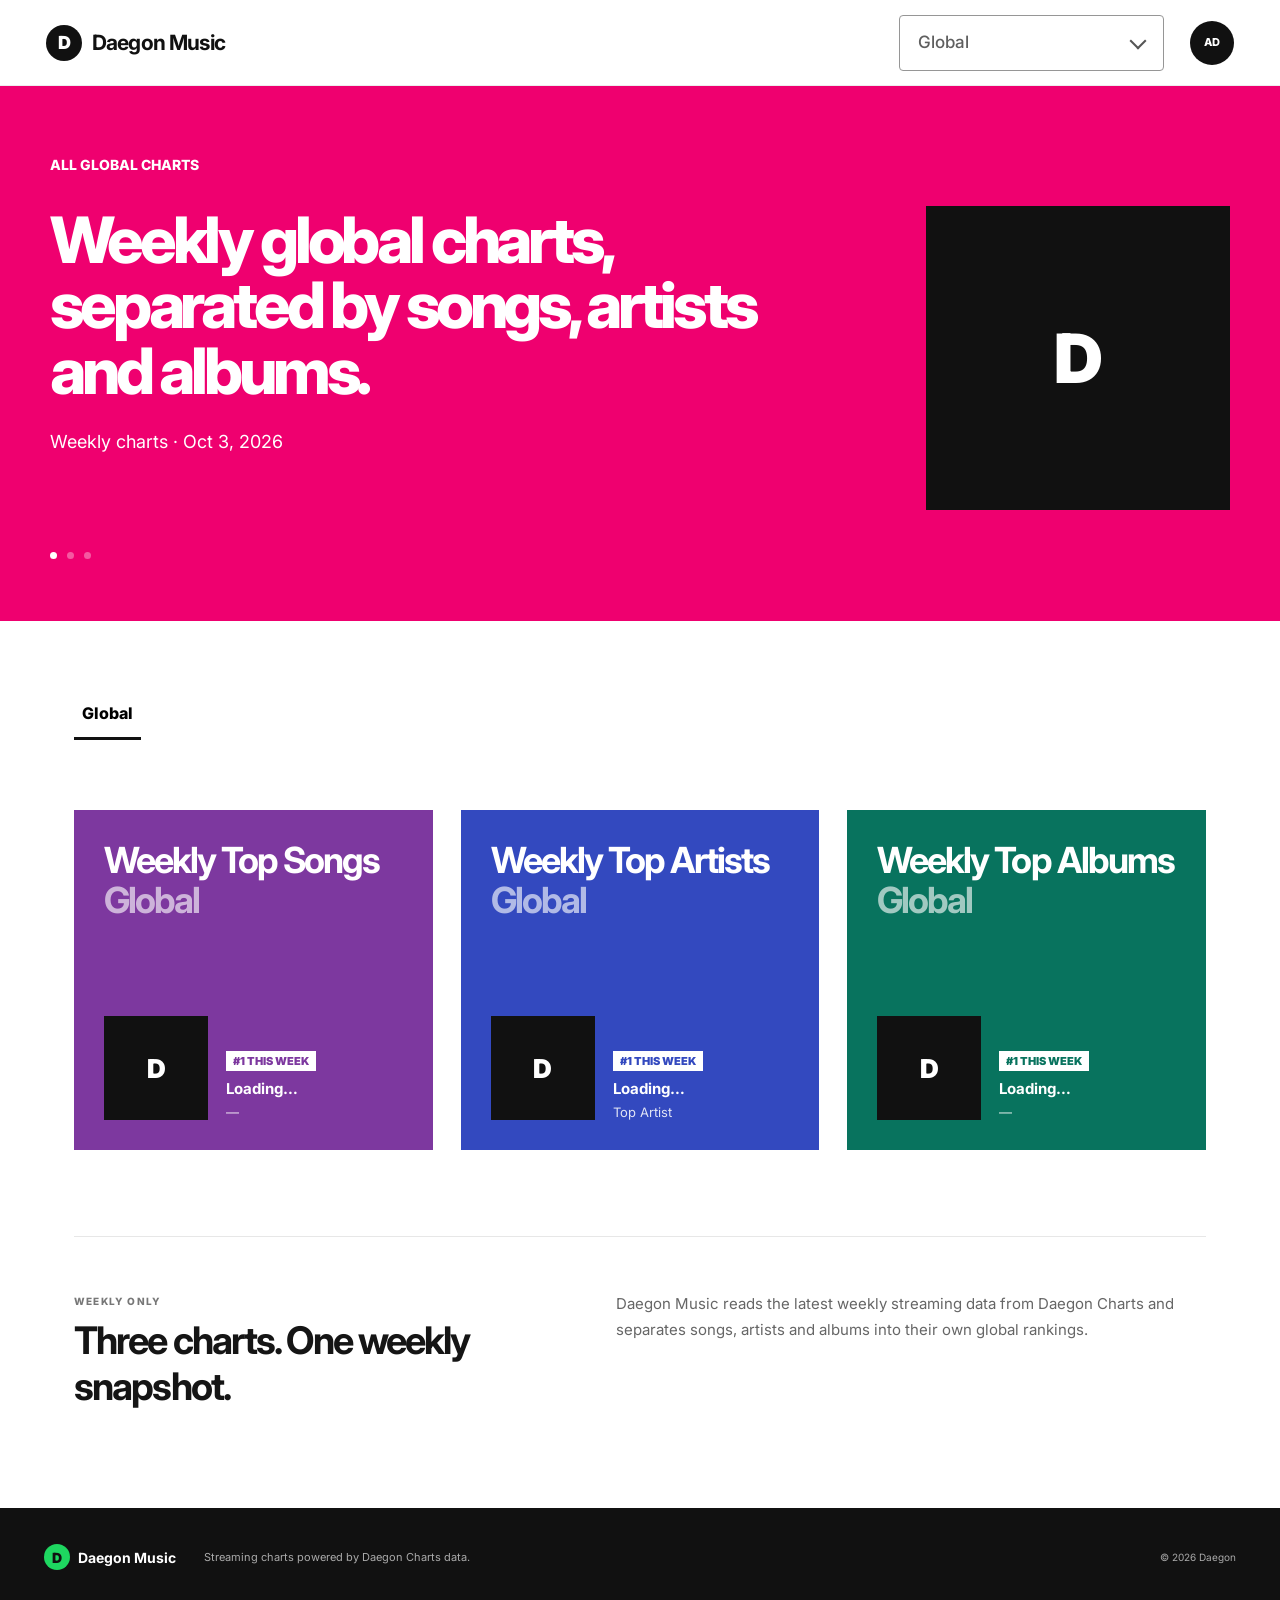
<file: index.html>
<!doctype html>
<html lang="en">
<head>
<meta charset="utf-8">
<meta name="viewport" content="width=device-width,initial-scale=1">
<meta name="theme-color" content="#ffffff">
<meta name="description" content="Daegon Music — weekly global streaming charts.">
<title>Daegon Music Charts</title>
<link rel="icon" type="image/svg+xml" href="favicon.svg">
<link rel="preconnect" href="https://fonts.googleapis.com">
<link rel="preconnect" href="https://fonts.gstatic.com" crossorigin>
<link href="https://fonts.googleapis.com/css2?family=Inter:wght@400;500;600;700;800;900&display=swap" rel="stylesheet">
<link rel="stylesheet" href="styles.css?v=5">
<link rel="stylesheet" href="global.css?v=1">
<link rel="stylesheet" href="landing.css?v=4">
</head>
<body class="landing-page">
<header class="dm-header">
  <div class="dm-header-inner">
    <a class="dm-brand" href="index.html"><span>D</span><b>Daegon Music</b></a>
    <div class="dm-header-actions">
      <label class="dm-region"><select aria-label="Region"><option>Global</option></select></label>
      <button class="dm-profile" aria-label="Profile">AD</button>
    </div>
  </div>
</header>

<section class="landing-feature">
  <div class="feature-copy">
    <p class="feature-kicker">ALL GLOBAL CHARTS</p>
    <h1 id="landingHeadline">Loading weekly highlight…</h1>
    <p id="landingPeriod">Weekly charts · Oct 3, 2026</p>
    <div class="feature-dots" aria-hidden="true"><i class="active"></i><i></i><i></i></div>
  </div>
  <div class="feature-art" id="landingHeroArt">D</div>
</section>

<main class="overview-main">
  <div class="overview-tabs"><button class="active">Global</button></div>
  <section class="weekly-grid" aria-label="Weekly global charts">
    <a class="weekly-card songs-card" href="songs.html">
      <h2>Weekly Top Songs<br><span>Global</span></h2>
      <div class="card-bottom">
        <div class="card-art" id="songsCardArt">D</div>
        <div class="card-copy">
          <span class="number-one">#1 THIS WEEK</span>
          <b id="songsCardTitle">Loading…</b>
          <p id="songsCardArtist">—</p>
        </div>
      </div>
    </a>

    <a class="weekly-card artists-card" href="artists.html">
      <h2>Weekly Top Artists<br><span>Global</span></h2>
      <div class="card-bottom">
        <div class="card-art artist-art" id="artistsCardArt">D</div>
        <div class="card-copy">
          <span class="number-one">#1 THIS WEEK</span>
          <b id="artistsCardTitle">Loading…</b>
          <p>Top Artist</p>
        </div>
      </div>
    </a>

    <a class="weekly-card albums-card" href="albums.html">
      <h2>Weekly Top Albums<br><span>Global</span></h2>
      <div class="card-bottom">
        <div class="card-art" id="albumsCardArt">D</div>
        <div class="card-copy">
          <span class="number-one">#1 THIS WEEK</span>
          <b id="albumsCardTitle">Loading…</b>
          <p id="albumsCardArtist">—</p>
        </div>
      </div>
    </a>
  </section>

  <section class="overview-about" id="about">
    <div><span class="section-kicker">WEEKLY ONLY</span><h2>Three charts. One weekly snapshot.</h2></div>
    <p>Daegon Music reads the latest weekly streaming data from Daegon Charts and separates songs, artists and albums into their own global rankings.</p>
  </section>
</main>

<footer>
  <div class="footer-inner">
    <div class="footer-brand"><span>D</span><b>Daegon Music</b></div>
    <p>Streaming charts powered by Daegon Charts data.</p>
    <span>© 2026 Daegon</span>
  </div>
</footer>

<script src="landing.js?v=5"></script>
</body>
</html>
</file>
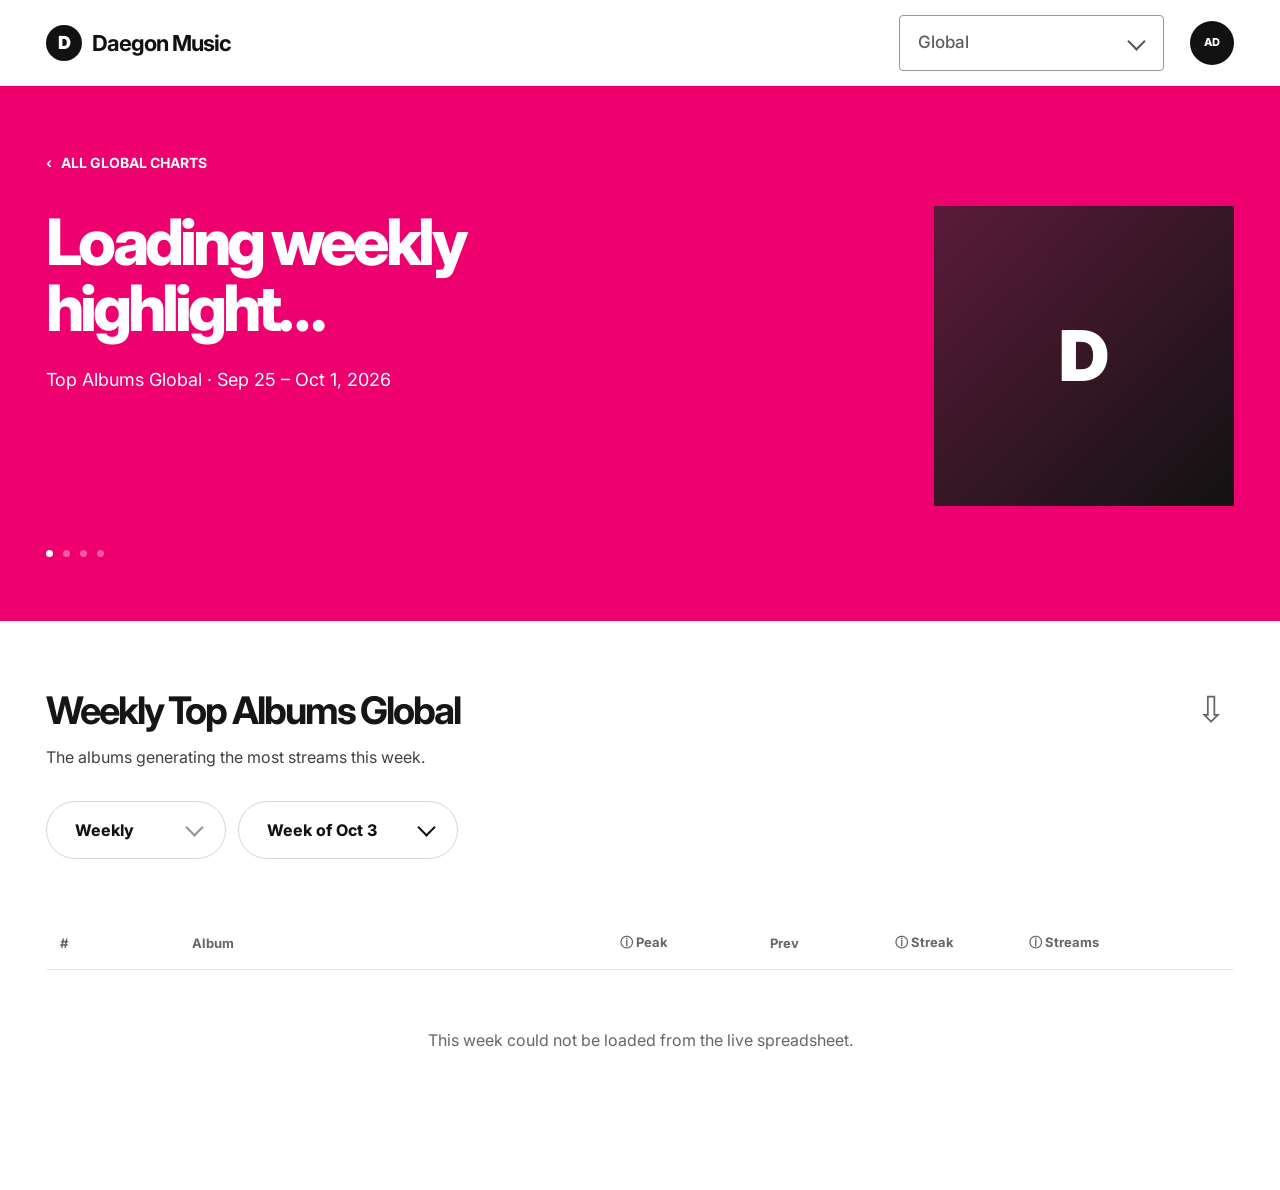
<file: albums.html>
<!doctype html>
<html lang="en">
<head>
<meta charset="utf-8">
<meta name="viewport" content="width=device-width,initial-scale=1">
<meta name="theme-color" content="#ef006f">
<meta name="description" content="Daegon Music — Weekly Top Albums Global">
<title>Weekly Top Albums Global — Daegon Music</title>
<link rel="icon" type="image/svg+xml" href="favicon.svg">
<link rel="preconnect" href="https://fonts.googleapis.com">
<link rel="preconnect" href="https://fonts.gstatic.com" crossorigin>
<link href="https://fonts.googleapis.com/css2?family=Inter:wght@400;500;600;700;800;900&display=swap" rel="stylesheet">
<link rel="stylesheet" href="charts.css?v=6">
<link rel="stylesheet" href="global.css?v=1">
</head>
<body data-chart="albums">
<header class="dm-header">
  <div class="dm-header-inner">
    <a class="dm-brand" href="index.html"><span>D</span><b>Daegon Music</b></a>
    <div class="dm-header-actions">
      <label class="dm-region"><select aria-label="Region"><option>Global</option></select></label>
      <button class="dm-profile" aria-label="Profile">AD</button>
    </div>
  </div>
</header>

<section class="chart-hero">
  <div class="hero-copy">
    <a class="all-charts" href="index.html">‹ &nbsp; ALL GLOBAL CHARTS</a>
    <h1 id="heroHeadline">Loading weekly highlight…</h1>
    <p id="heroPeriod">Top Songs Global · Sep 25 – Oct 1, 2026</p>
    <div class="hero-pager" aria-hidden="true"><i class="active"></i><i></i><i></i><i></i></div>
  </div>
  <div class="hero-art-wrap">
    <div class="hero-art fallback" id="weeklyHeroArt">D</div>
  </div>
</section>

<main class="chart-main">
  <section class="chart-heading">
    <div>
      <h2 id="chartTitle">Weekly Top Albums Global</h2>
      <p id="chartSubtitle">Your weekly update of the most played tracks right now.</p>
    </div>
    <button class="download-icon" id="downloadCsv" title="Download CSV">⇩</button>
  </section>

  <section class="chart-filterbar">
    <button class="spotify-pill static-pill" type="button">Weekly<span class="chevron"></span></button>
    <div class="week-picker" id="weekPicker">
      <button class="spotify-pill week-trigger" id="weekPickerButton" type="button" aria-expanded="false">
        <span id="weekPickerLabel">Loading weeks…</span><span class="chevron"></span>
      </button>
      <div class="week-popover" id="weekPickerPopover" hidden>
        <div class="range-inputs">
          <div class="range-box" id="rangeStart">—</div>
          <div class="range-box" id="rangeEnd">—</div>
        </div>
        <div class="calendar-divider"></div>
        <div class="calendar-nav">
          <button id="calendarPrev" aria-label="Previous month">←</button>
          <div class="calendar-month-title" id="monthTitleLeft"></div>
          <div class="calendar-month-title" id="monthTitleRight"></div>
          <button id="calendarNext" aria-label="Next month">→</button>
        </div>
        <div class="calendar-grid-wrap">
          <div class="calendar-panel" id="calendarLeft"></div>
          <div class="calendar-panel" id="calendarRight"></div>
        </div>
      </div>
    </div>
  </section>

  <section class="table-wrap">
    <table>
      <thead>
        <tr>
          <th class="rank-head">#</th>
          <th id="itemHeader">Album</th>
          <th class="metric-head">ⓘ Peak</th>
          <th class="metric-head">Prev</th>
          <th class="metric-head">ⓘ Streak</th>
          <th class="metric-head">ⓘ Streams</th>
          <th class="expand-head"></th>
        </tr>
      </thead>
      <tbody id="chartRows"></tbody>
    </table>
  </section>
</main>

<div class="search-overlay" id="searchOverlay" aria-hidden="true">
  <div class="search-box">
    <div class="search-line"><span>⌕</span><input id="searchInput" placeholder="Search songs or artists…" autocomplete="off"><button id="closeSearch">×</button></div>
    <div id="searchResults"></div>
  </div>
</div>

<script src="data.js"></script>
<script src="app.js?v=10"></script>
</body>
</html>
</file>
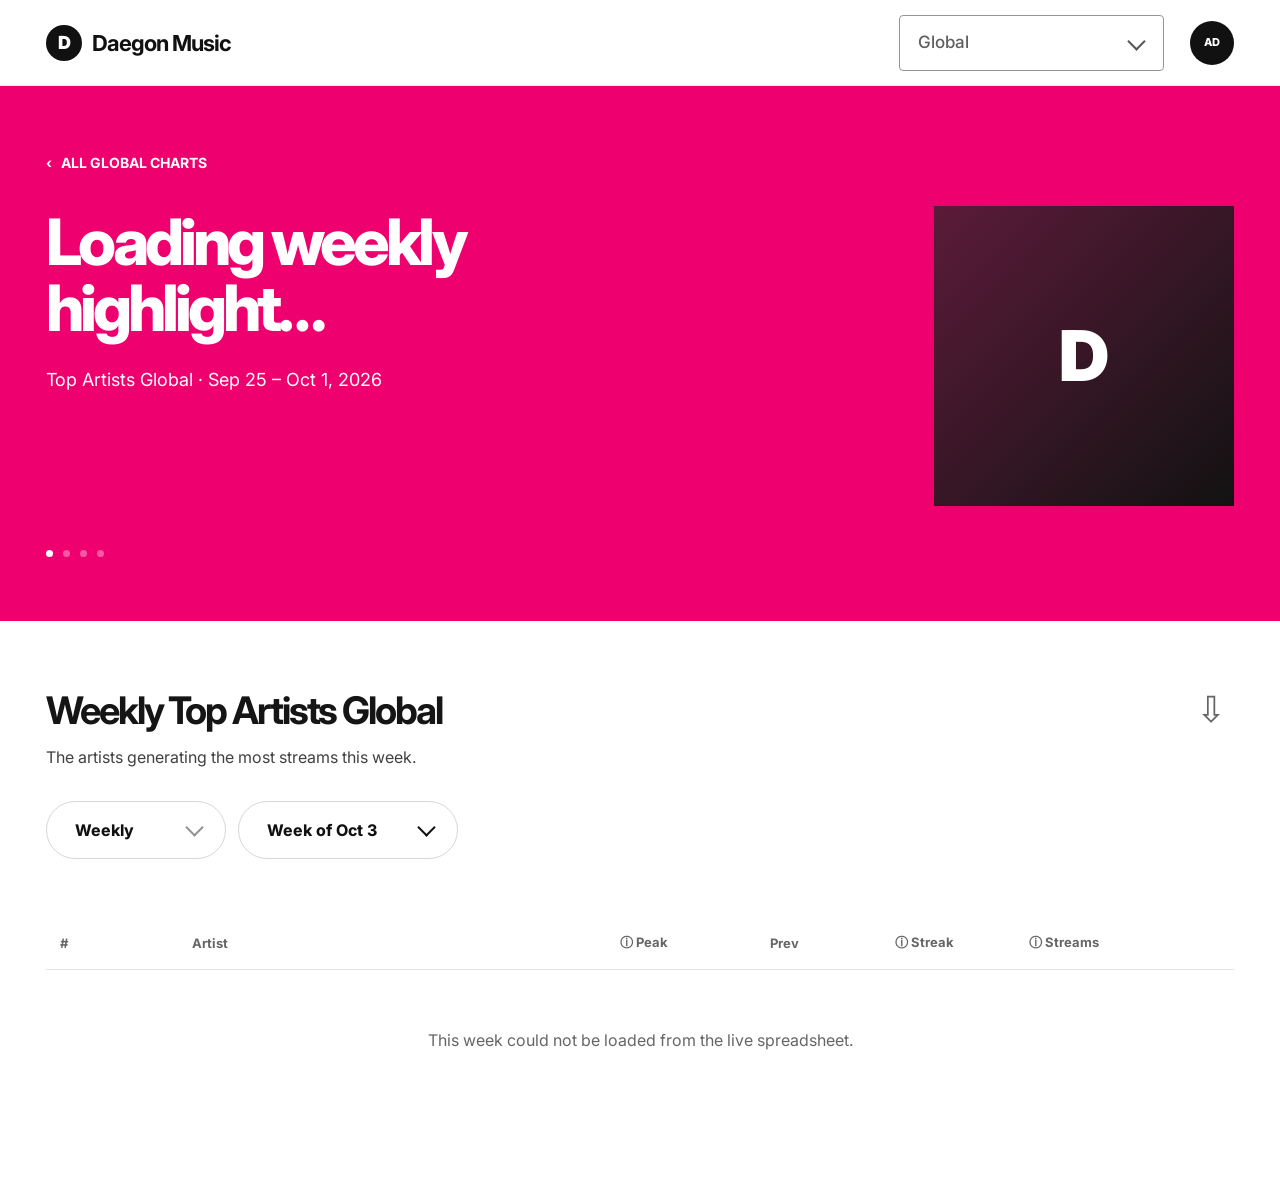
<file: artists.html>
<!doctype html>
<html lang="en">
<head>
<meta charset="utf-8">
<meta name="viewport" content="width=device-width,initial-scale=1">
<meta name="theme-color" content="#ef006f">
<meta name="description" content="Daegon Music — Weekly Top Artists Global">
<title>Weekly Top Artists Global — Daegon Music</title>
<link rel="icon" type="image/svg+xml" href="favicon.svg">
<link rel="preconnect" href="https://fonts.googleapis.com">
<link rel="preconnect" href="https://fonts.gstatic.com" crossorigin>
<link href="https://fonts.googleapis.com/css2?family=Inter:wght@400;500;600;700;800;900&display=swap" rel="stylesheet">
<link rel="stylesheet" href="charts.css?v=6">
<link rel="stylesheet" href="global.css?v=1">
</head>
<body data-chart="artists">
<header class="dm-header">
  <div class="dm-header-inner">
    <a class="dm-brand" href="index.html"><span>D</span><b>Daegon Music</b></a>
    <div class="dm-header-actions">
      <label class="dm-region"><select aria-label="Region"><option>Global</option></select></label>
      <button class="dm-profile" aria-label="Profile">AD</button>
    </div>
  </div>
</header>

<section class="chart-hero">
  <div class="hero-copy">
    <a class="all-charts" href="index.html">‹ &nbsp; ALL GLOBAL CHARTS</a>
    <h1 id="heroHeadline">Loading weekly highlight…</h1>
    <p id="heroPeriod">Top Songs Global · Sep 25 – Oct 1, 2026</p>
    <div class="hero-pager" aria-hidden="true"><i class="active"></i><i></i><i></i><i></i></div>
  </div>
  <div class="hero-art-wrap">
    <div class="hero-art fallback" id="weeklyHeroArt">D</div>
  </div>
</section>

<main class="chart-main">
  <section class="chart-heading">
    <div>
      <h2 id="chartTitle">Weekly Top Artists Global</h2>
      <p id="chartSubtitle">Your weekly update of the most played tracks right now.</p>
    </div>
    <button class="download-icon" id="downloadCsv" title="Download CSV">⇩</button>
  </section>

  <section class="chart-filterbar">
    <button class="spotify-pill static-pill" type="button">Weekly<span class="chevron"></span></button>
    <div class="week-picker" id="weekPicker">
      <button class="spotify-pill week-trigger" id="weekPickerButton" type="button" aria-expanded="false">
        <span id="weekPickerLabel">Loading weeks…</span><span class="chevron"></span>
      </button>
      <div class="week-popover" id="weekPickerPopover" hidden>
        <div class="range-inputs">
          <div class="range-box" id="rangeStart">—</div>
          <div class="range-box" id="rangeEnd">—</div>
        </div>
        <div class="calendar-divider"></div>
        <div class="calendar-nav">
          <button id="calendarPrev" aria-label="Previous month">←</button>
          <div class="calendar-month-title" id="monthTitleLeft"></div>
          <div class="calendar-month-title" id="monthTitleRight"></div>
          <button id="calendarNext" aria-label="Next month">→</button>
        </div>
        <div class="calendar-grid-wrap">
          <div class="calendar-panel" id="calendarLeft"></div>
          <div class="calendar-panel" id="calendarRight"></div>
        </div>
      </div>
    </div>
  </section>

  <section class="table-wrap">
    <table>
      <thead>
        <tr>
          <th class="rank-head">#</th>
          <th id="itemHeader">Artist</th>
          <th class="metric-head">ⓘ Peak</th>
          <th class="metric-head">Prev</th>
          <th class="metric-head">ⓘ Streak</th>
          <th class="metric-head">ⓘ Streams</th>
          <th class="expand-head"></th>
        </tr>
      </thead>
      <tbody id="chartRows"></tbody>
    </table>
  </section>
</main>

<div class="search-overlay" id="searchOverlay" aria-hidden="true">
  <div class="search-box">
    <div class="search-line"><span>⌕</span><input id="searchInput" placeholder="Search songs or artists…" autocomplete="off"><button id="closeSearch">×</button></div>
    <div id="searchResults"></div>
  </div>
</div>

<script src="data.js"></script>
<script src="app.js?v=10"></script>
</body>
</html>
</file>
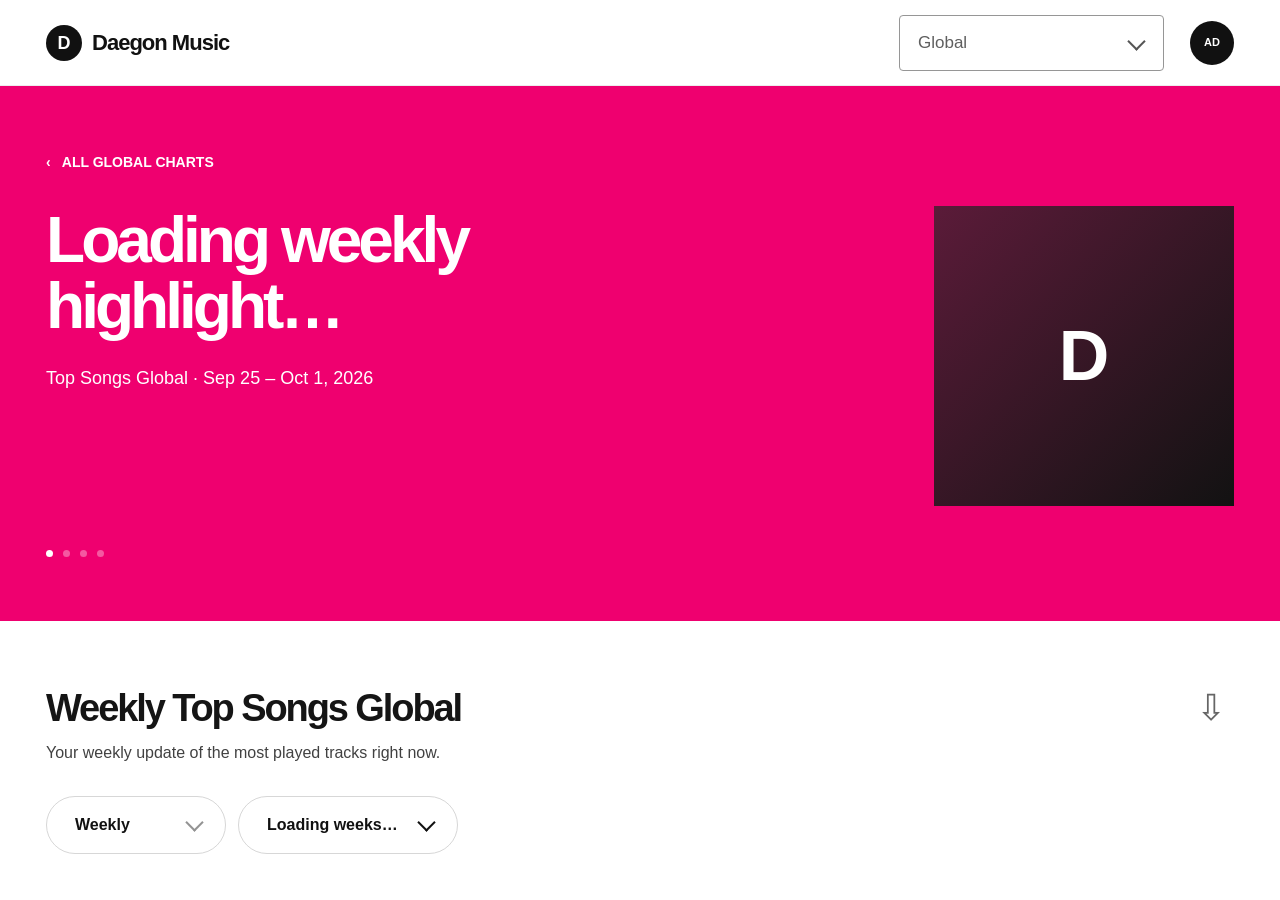
<file: charts.html>
<!doctype html><html><head><meta charset="utf-8"><meta http-equiv="refresh" content="0; url=songs.html"><link rel="canonical" href="songs.html"><title>Daegon Music Charts</title></head><body><p><a href="songs.html">Open Weekly Top Songs</a></p></body></html>
</file>
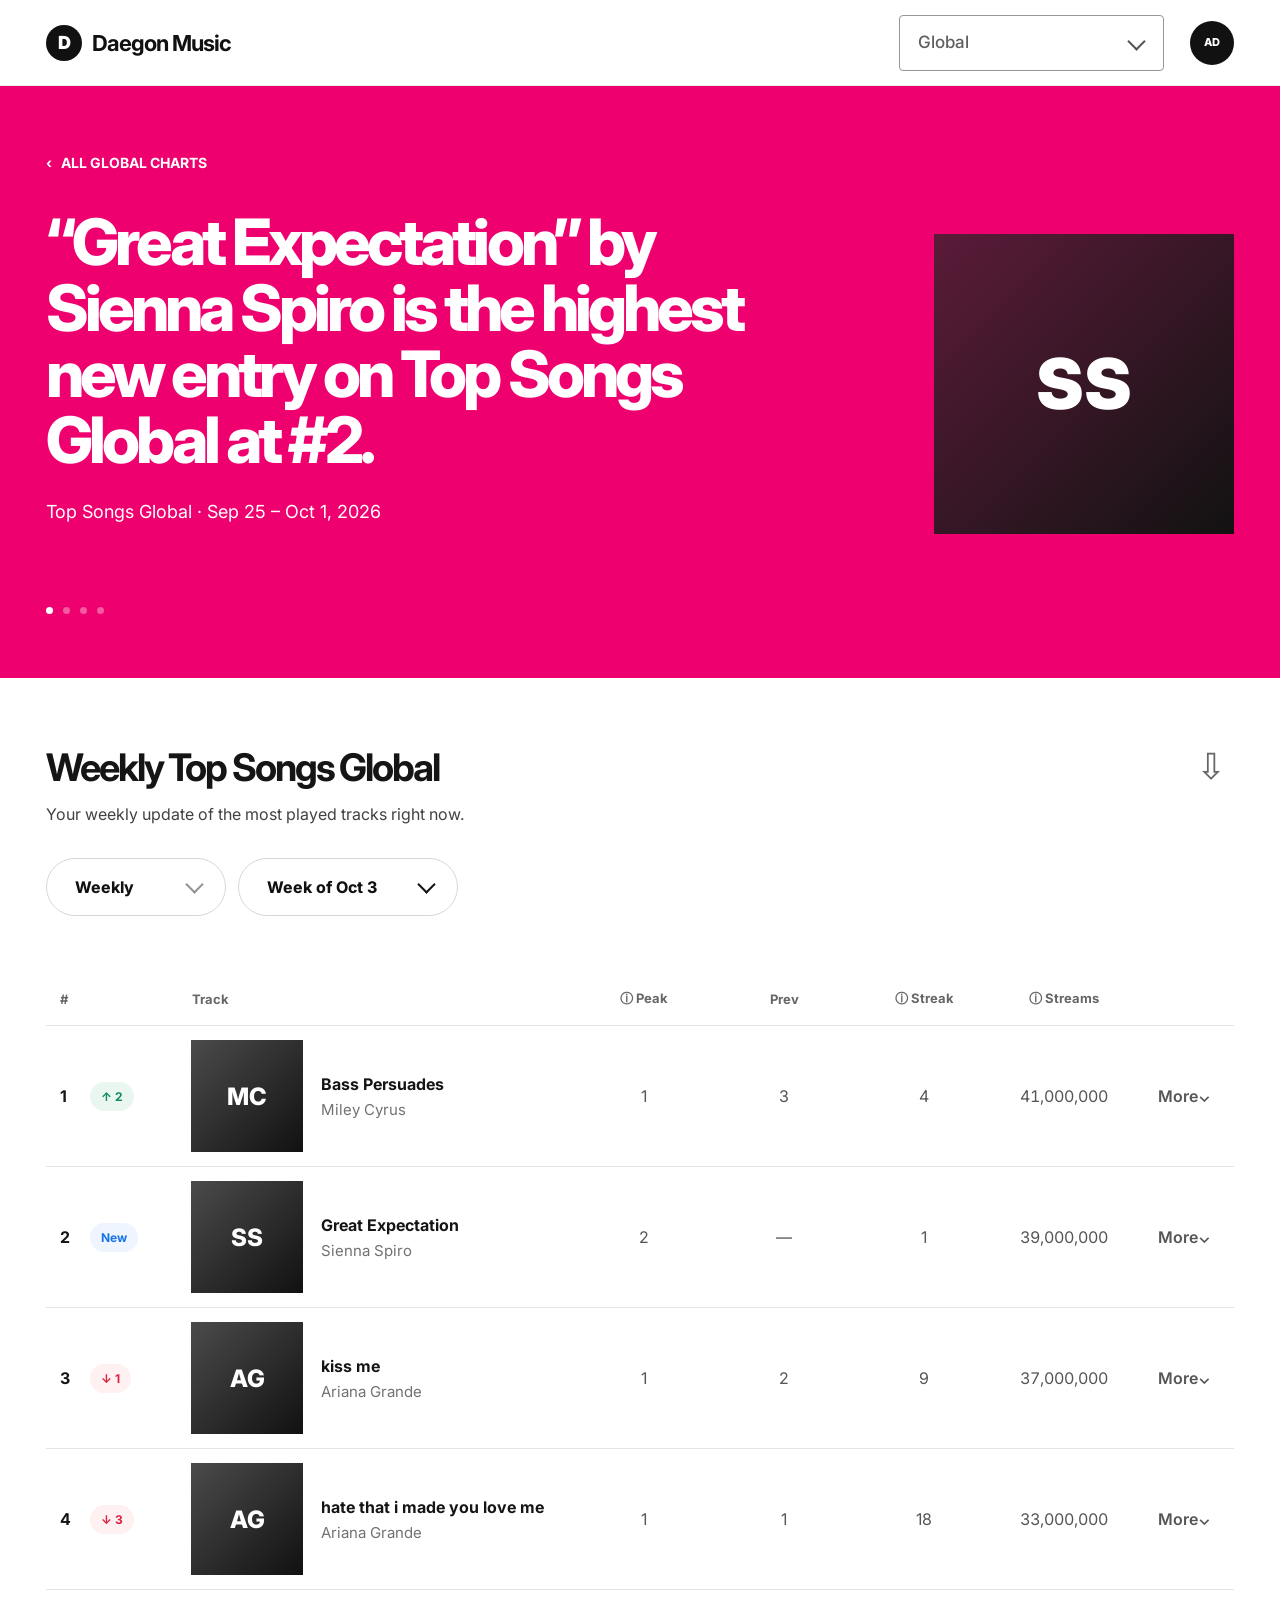
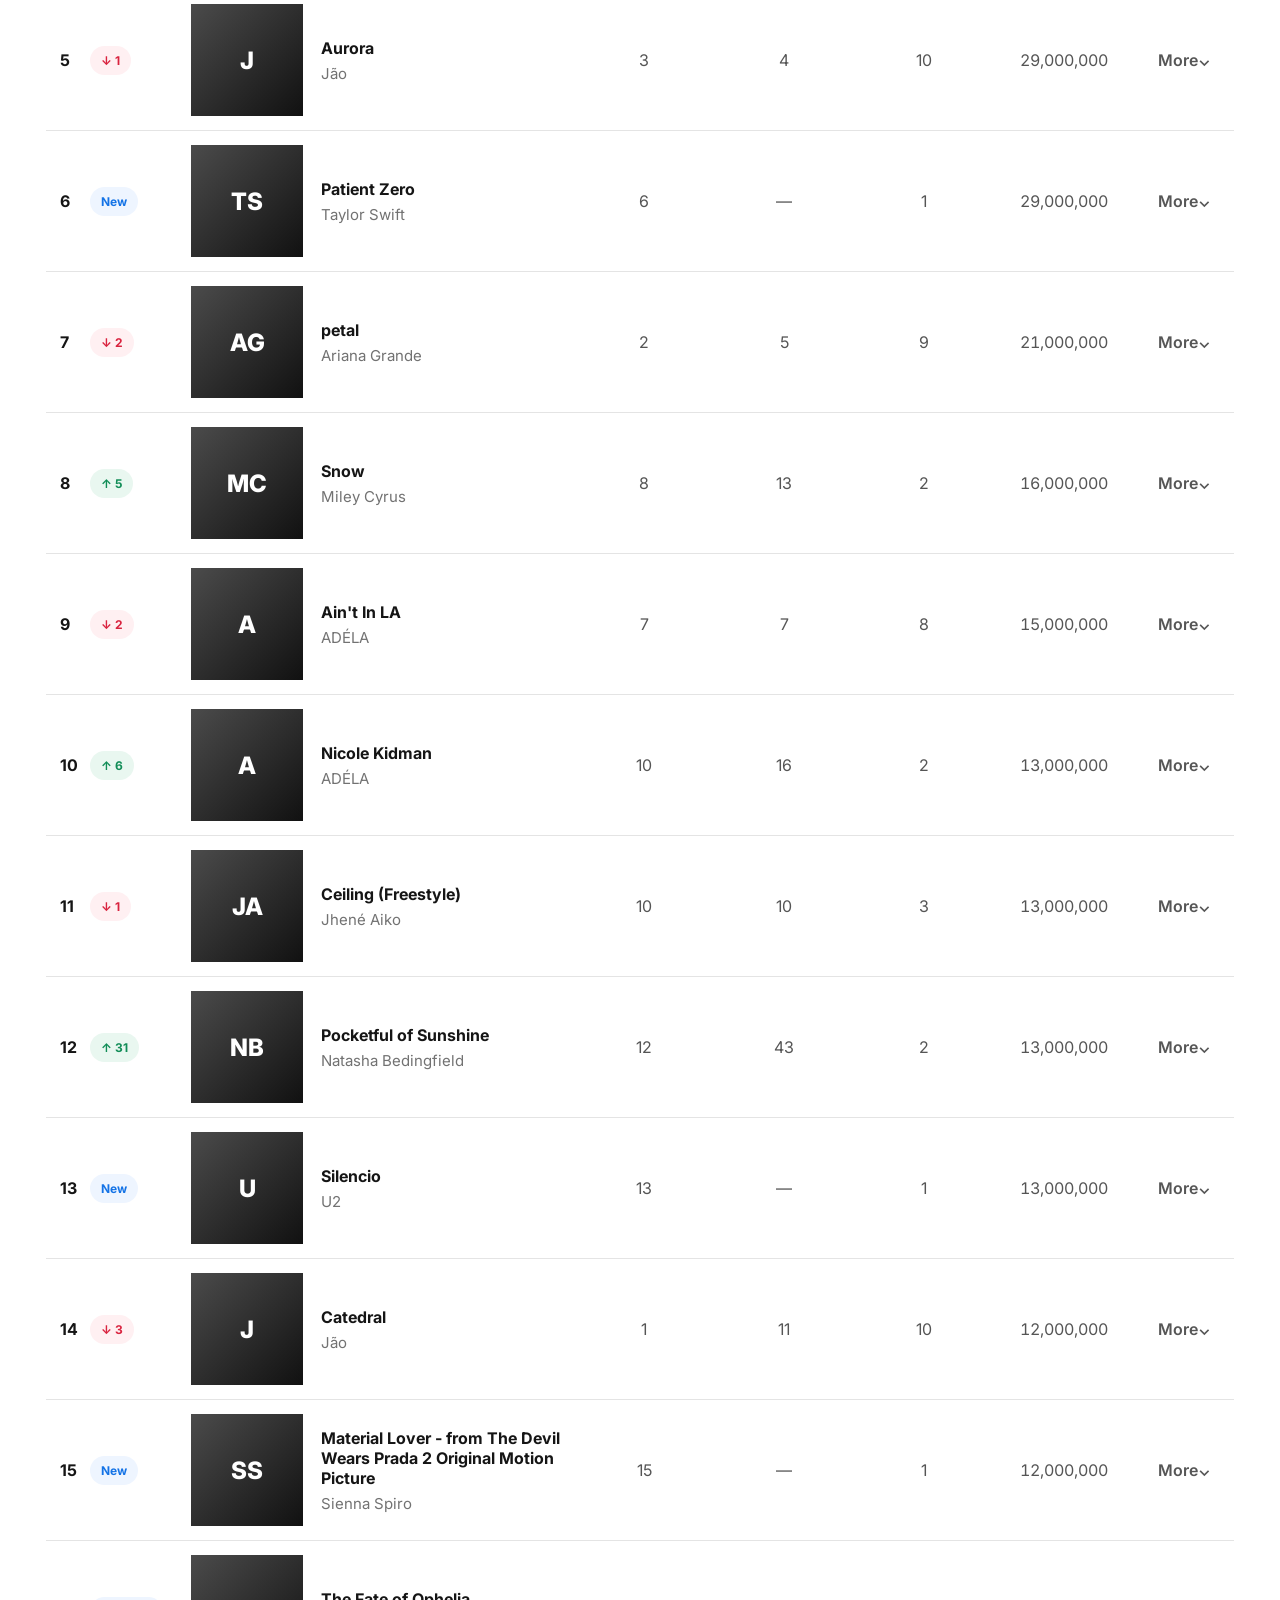
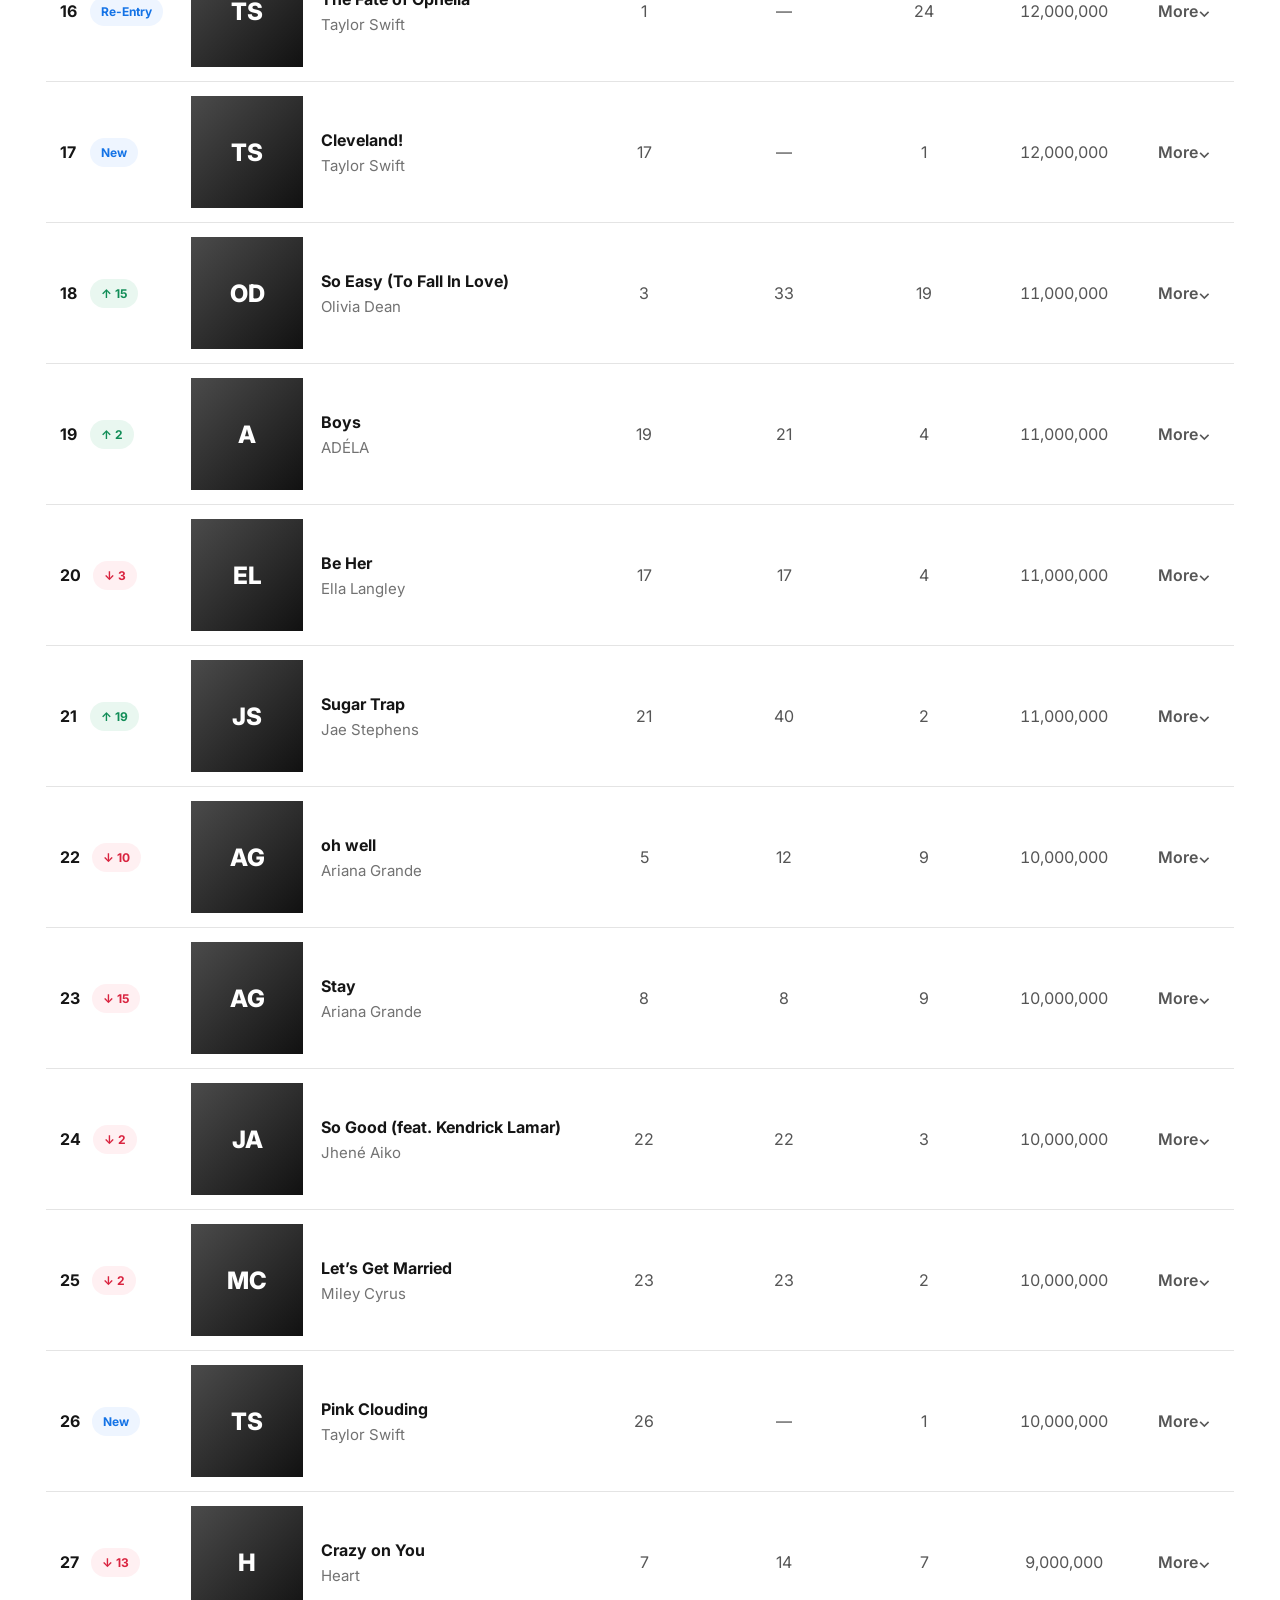
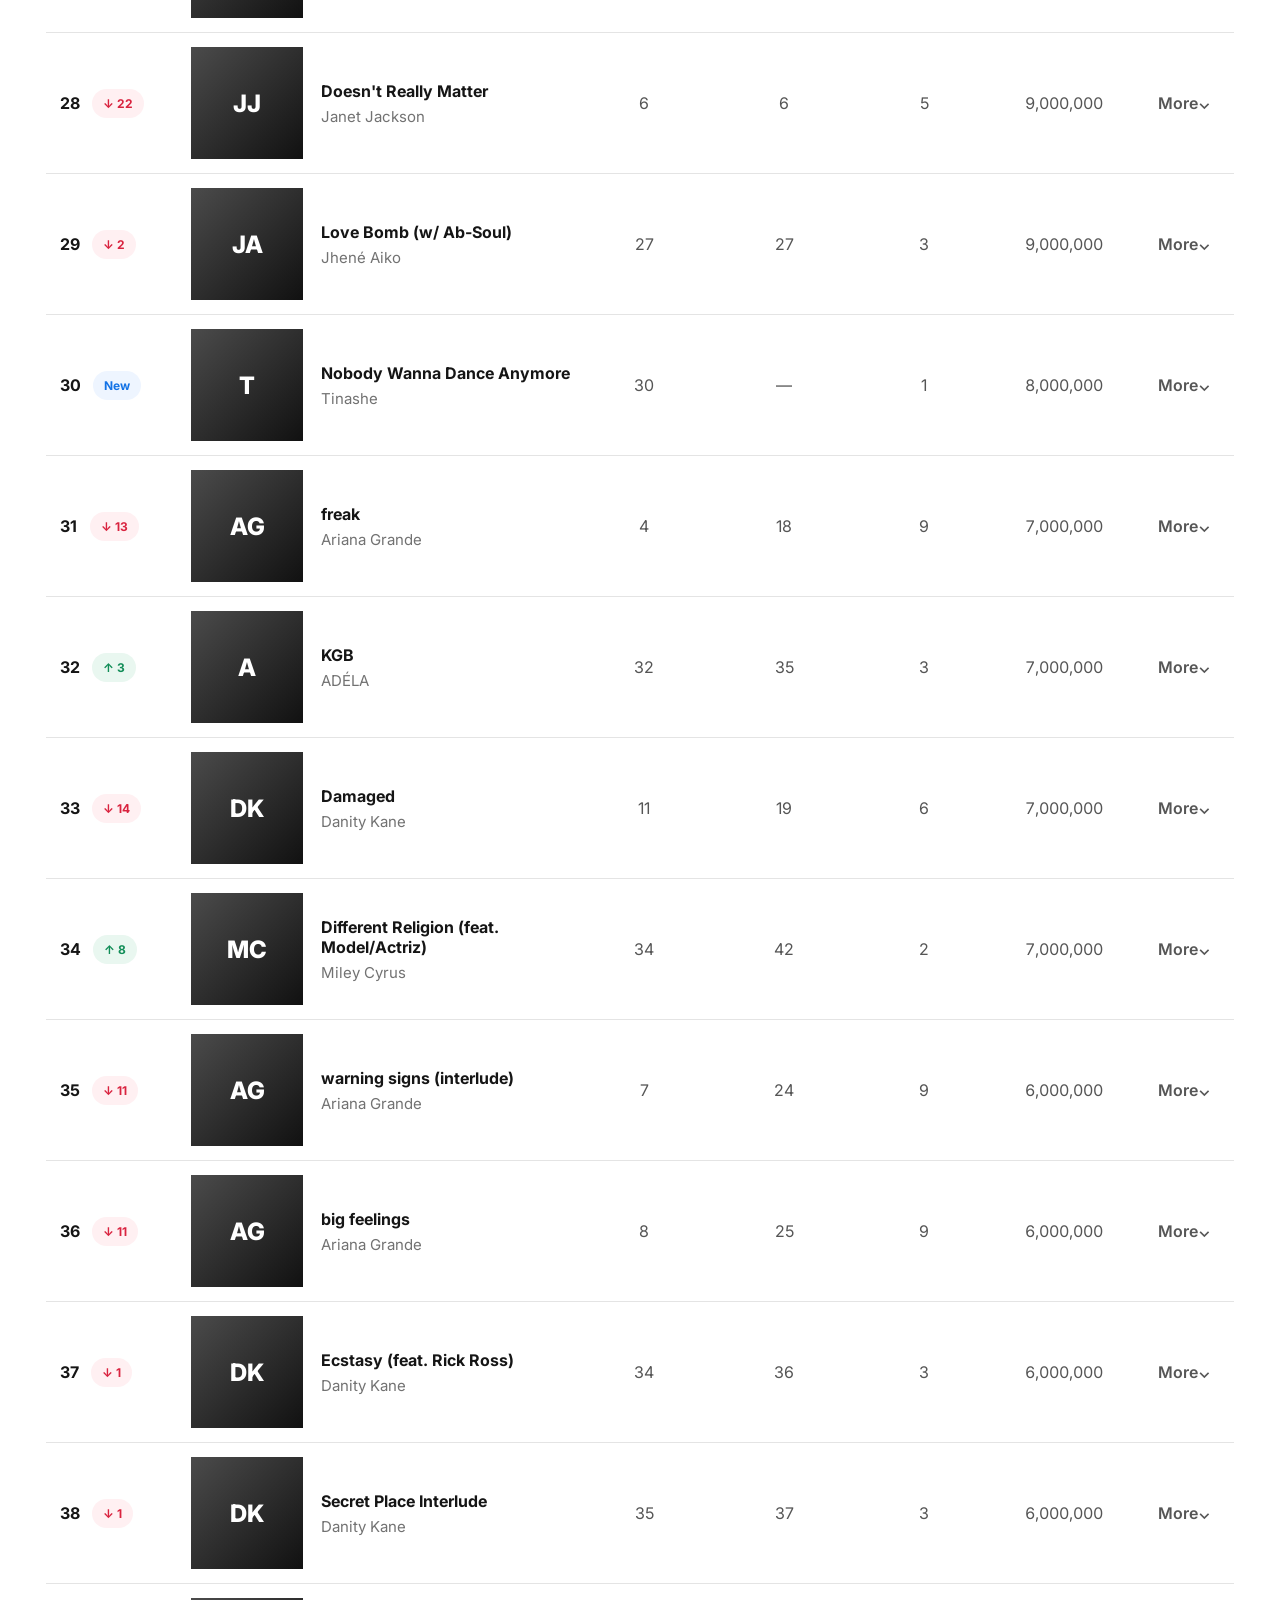
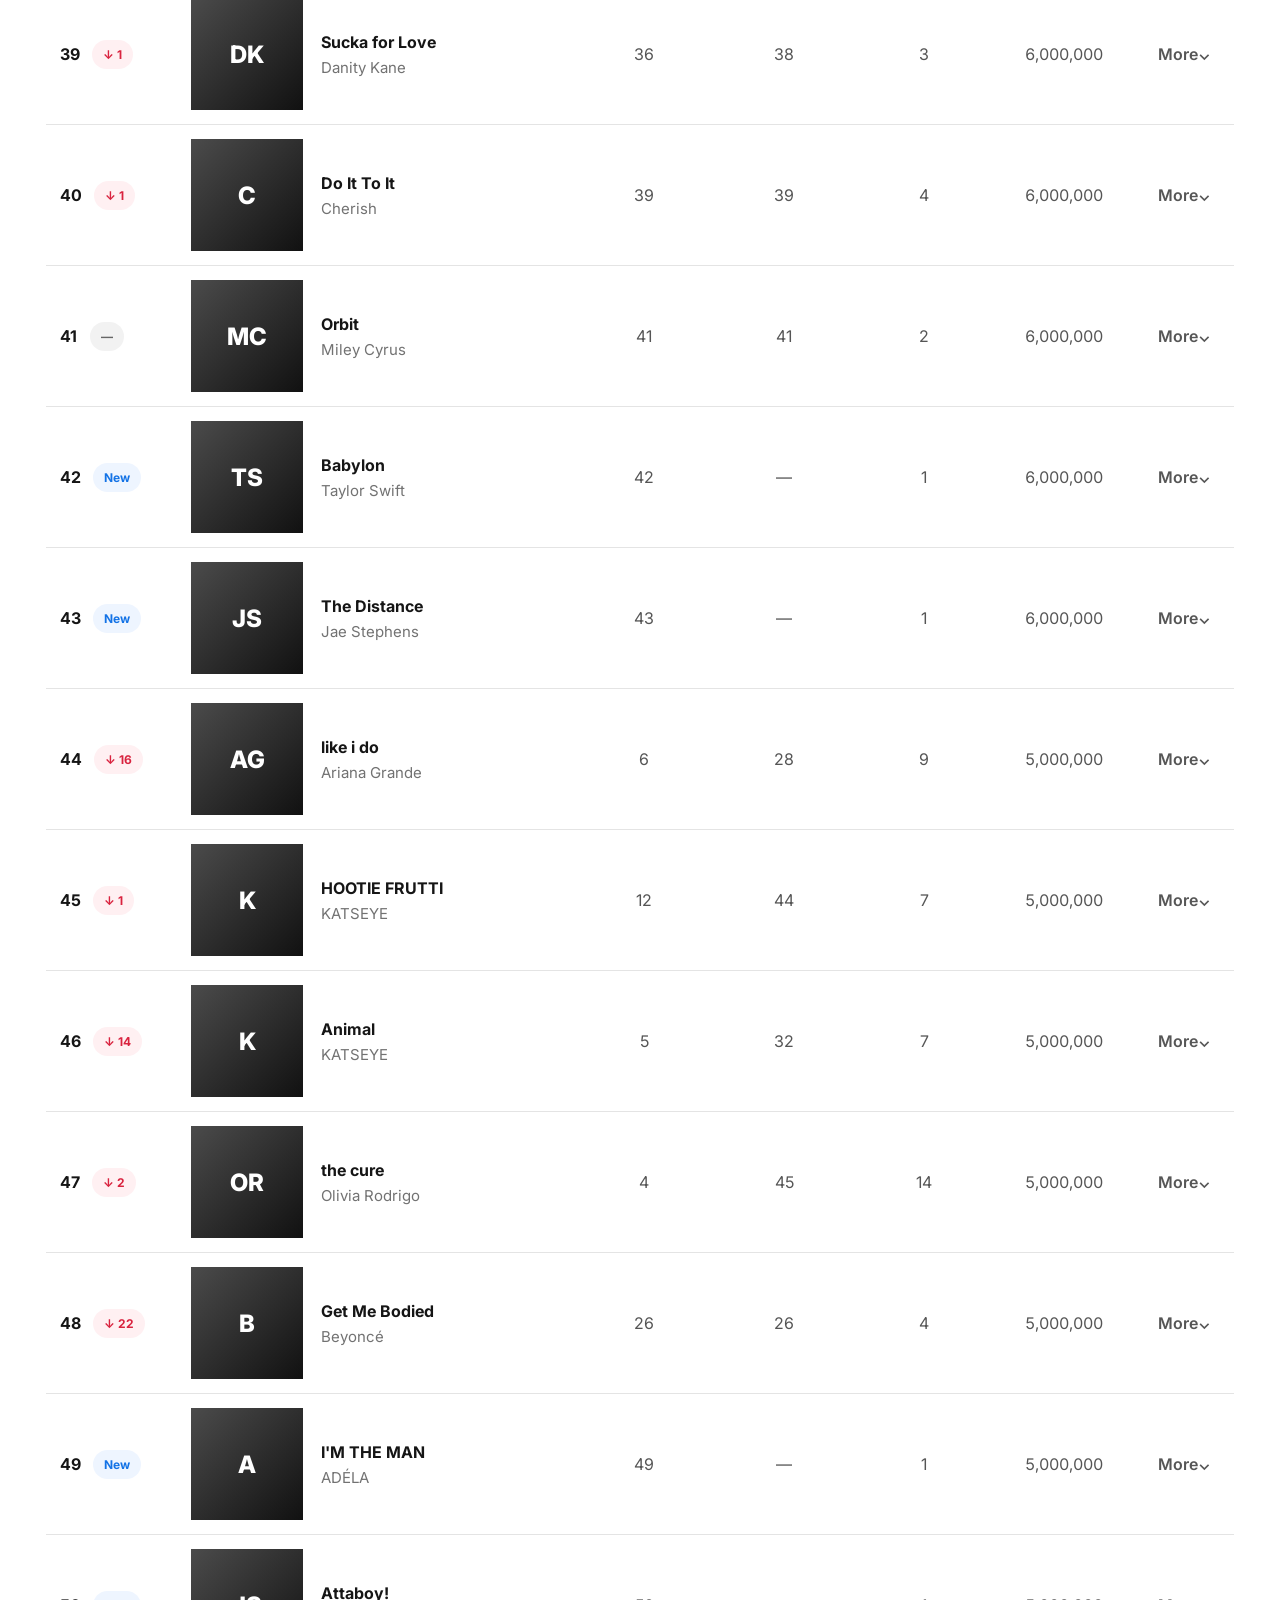
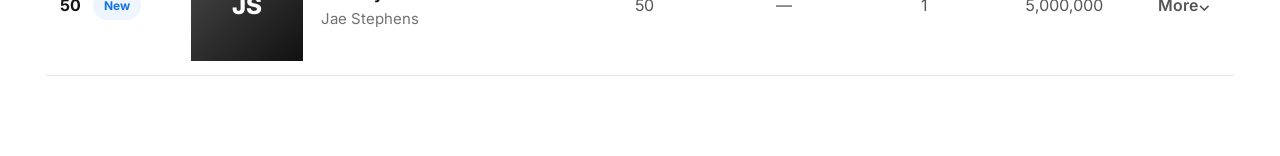
<file: songs.html>
<!doctype html>
<html lang="en">
<head>
<meta charset="utf-8">
<meta name="viewport" content="width=device-width,initial-scale=1">
<meta name="theme-color" content="#ef006f">
<meta name="description" content="Daegon Music — Weekly Top Songs Global">
<title>Weekly Top Songs Global — Daegon Music</title>
<link rel="icon" type="image/svg+xml" href="favicon.svg">
<link rel="preconnect" href="https://fonts.googleapis.com">
<link rel="preconnect" href="https://fonts.gstatic.com" crossorigin>
<link href="https://fonts.googleapis.com/css2?family=Inter:wght@400;500;600;700;800;900&display=swap" rel="stylesheet">
<link rel="stylesheet" href="charts.css?v=6">
<link rel="stylesheet" href="global.css?v=1">
</head>
<body data-chart="songs">
<header class="dm-header">
  <div class="dm-header-inner">
    <a class="dm-brand" href="index.html"><span>D</span><b>Daegon Music</b></a>
    <div class="dm-header-actions">
      <label class="dm-region"><select aria-label="Region"><option>Global</option></select></label>
      <button class="dm-profile" aria-label="Profile">AD</button>
    </div>
  </div>
</header>

<section class="chart-hero">
  <div class="hero-copy">
    <a class="all-charts" href="index.html">‹ &nbsp; ALL GLOBAL CHARTS</a>
    <h1 id="heroHeadline">Loading weekly highlight…</h1>
    <p id="heroPeriod">Top Songs Global · Sep 25 – Oct 1, 2026</p>
    <div class="hero-pager" aria-hidden="true"><i class="active"></i><i></i><i></i><i></i></div>
  </div>
  <div class="hero-art-wrap">
    <div class="hero-art fallback" id="weeklyHeroArt">D</div>
  </div>
</section>

<main class="chart-main">
  <section class="chart-heading">
    <div>
      <h2 id="chartTitle">Weekly Top Songs Global</h2>
      <p id="chartSubtitle">Your weekly update of the most played tracks right now.</p>
    </div>
    <button class="download-icon" id="downloadCsv" title="Download CSV">⇩</button>
  </section>

  <section class="chart-filterbar">
    <button class="spotify-pill static-pill" type="button">Weekly<span class="chevron"></span></button>
    <div class="week-picker" id="weekPicker">
      <button class="spotify-pill week-trigger" id="weekPickerButton" type="button" aria-expanded="false">
        <span id="weekPickerLabel">Loading weeks…</span><span class="chevron"></span>
      </button>
      <div class="week-popover" id="weekPickerPopover" hidden>
        <div class="range-inputs">
          <div class="range-box" id="rangeStart">—</div>
          <div class="range-box" id="rangeEnd">—</div>
        </div>
        <div class="calendar-divider"></div>
        <div class="calendar-nav">
          <button id="calendarPrev" aria-label="Previous month">←</button>
          <div class="calendar-month-title" id="monthTitleLeft"></div>
          <div class="calendar-month-title" id="monthTitleRight"></div>
          <button id="calendarNext" aria-label="Next month">→</button>
        </div>
        <div class="calendar-grid-wrap">
          <div class="calendar-panel" id="calendarLeft"></div>
          <div class="calendar-panel" id="calendarRight"></div>
        </div>
      </div>
    </div>
  </section>

  <section class="table-wrap">
    <table>
      <thead>
        <tr>
          <th class="rank-head">#</th>
          <th id="itemHeader">Track</th>
          <th class="metric-head">ⓘ Peak</th>
          <th class="metric-head">Prev</th>
          <th class="metric-head">ⓘ Streak</th>
          <th class="metric-head">ⓘ Streams</th>
          <th class="expand-head"></th>
        </tr>
      </thead>
      <tbody id="chartRows"></tbody>
    </table>
  </section>
</main>

<div class="search-overlay" id="searchOverlay" aria-hidden="true">
  <div class="search-box">
    <div class="search-line"><span>⌕</span><input id="searchInput" placeholder="Search songs or artists…" autocomplete="off"><button id="closeSearch">×</button></div>
    <div id="searchResults"></div>
  </div>
</div>

<script src="data.js"></script>
<script src="app.js?v=10"></script>
</body>
</html>
</file>
<file: styles.css>
:root{
--green:#1ed760;--green-dark:#16b650;--black:#121212;--ink:#191414;--muted:#6a6a6a;
--line:#e5e5e5;--soft:#f7f7f7;--white:#fff;--font:"Inter",Arial,sans-serif
}
*{box-sizing:border-box}
html{scroll-behavior:smooth}
body{margin:0;background:#fff;color:var(--ink);font-family:var(--font);font-size:14px}
button,select,input{font:inherit}
button{cursor:pointer}
.site-header{background:var(--black);color:white;height:66px}
.header-inner{width:min(1220px,calc(100% - 40px));height:100%;margin:auto;display:flex;align-items:center;gap:42px}
.brand{display:flex;align-items:center;gap:10px;color:white;text-decoration:none}
.brand-mark{width:34px;height:34px;border-radius:50%;display:grid;place-items:center;background:var(--green);color:var(--black);font-weight:900;font-size:18px}
.brand-copy{display:flex;align-items:baseline;gap:5px}.brand-copy b{font-size:18px;letter-spacing:-.04em}.brand-copy em{font-style:normal;font-size:12px;color:#a9a9a9}
.main-nav{display:flex;align-items:center;gap:28px;height:100%}.main-nav a{color:#b3b3b3;text-decoration:none;font-size:13px;font-weight:600;height:100%;display:flex;align-items:center;border-bottom:3px solid transparent}.main-nav a:hover,.main-nav a.active{color:#fff}.main-nav a.active{border-color:var(--green)}
.header-right{margin-left:auto;display:flex;gap:10px}.search-toggle,.profile{width:36px;height:36px;border-radius:50%;border:0;background:#2b2b2b;color:white}.profile{font-size:11px;font-weight:700}
.green-hero{background:var(--green);min-height:248px;overflow:hidden}
.hero-inner{width:min(1220px,calc(100% - 40px));margin:auto;min-height:248px;display:flex;align-items:center;justify-content:space-between;position:relative}
.eyebrow,.kicker{font-size:10px;font-weight:700;letter-spacing:.15em;text-transform:uppercase}
.eyebrow{color:#0b5227}.green-hero h1{font-size:70px;line-height:.9;letter-spacing:-.06em;margin:14px 0}.hero-copy{font-size:18px;margin:0;color:#0b5227}
.hero-dots{width:330px;height:200px;position:relative;opacity:.75}.hero-dots i{position:absolute;border:16px solid #191414;border-radius:50%}.hero-dots i:nth-child(1){width:190px;height:190px;right:0;top:5px}.hero-dots i:nth-child(2){width:120px;height:120px;right:80px;top:40px}.hero-dots i:nth-child(3){width:68px;height:68px;right:183px;top:92px}.hero-dots i:nth-child(4){width:36px;height:36px;right:255px;top:35px}.hero-dots i:nth-child(5){width:22px;height:22px;right:292px;top:146px}
.subnav{border-bottom:1px solid var(--line);background:white}.subnav-inner{width:min(1220px,calc(100% - 40px));margin:auto;display:flex;gap:30px;height:58px;align-items:end}
.subnav button{border:0;background:none;height:100%;padding:0 2px;color:#777;font-weight:600;font-size:13px;border-bottom:3px solid transparent}.subnav button.active{color:var(--ink);border-color:var(--ink)}.subnav button:disabled{opacity:.35;cursor:default}
main{width:min(1220px,calc(100% - 40px));margin:0 auto;padding:54px 0 90px}
.overview-head{display:flex;justify-content:space-between;align-items:flex-end;gap:30px;margin-bottom:36px}.kicker{color:#757575}.overview-head h2{font-size:44px;margin:7px 0 0;letter-spacing:-.04em}
.controls{display:flex;gap:12px}.controls label{display:grid;gap:6px}.controls label span{font-size:10px;color:#6f6f6f;font-weight:600}.controls select{min-width:145px;border:1px solid #cfcfcf;border-radius:4px;background:white;padding:10px 34px 10px 11px;font-size:12px}
.chart-card{border-top:1px solid var(--line)}.chart-title-row{padding:30px 0 25px;display:flex;justify-content:space-between;align-items:end;gap:24px}.chart-title-row h3{font-size:30px;letter-spacing:-.035em;margin:7px 0 5px}.chart-title-row p{margin:0;color:var(--muted);font-size:12px}.chart-actions{display:flex;gap:9px}.chart-actions button{border:1px solid #cfcfcf;background:white;border-radius:500px;padding:9px 15px;font-size:11px;font-weight:600}.chart-actions button:hover{border-color:#777}
.table-wrap{width:100%;overflow-x:auto}table{width:100%;border-collapse:collapse;table-layout:fixed}thead tr{border-top:1px solid var(--line);border-bottom:1px solid var(--line)}th{height:43px;text-align:left;font-size:10px;text-transform:uppercase;letter-spacing:.07em;color:#777;font-weight:600}th.num{text-align:right}.rank-col{width:52px}.change-col{width:78px}.more-col{width:48px}tbody tr{height:76px;border-bottom:1px solid var(--line);transition:.12s}tbody tr:hover{background:#f8f8f8}td{padding:9px 8px 9px 0;vertical-align:middle}.rank{font-weight:700;font-size:15px}.change{font-size:10px;font-weight:700}.change.up{color:#159447}.change.down{color:#d14949}.change.new,.change.re{color:#4c5bd4}.change.same{color:#777}
.track-cell{display:grid;grid-template-columns:52px 1fr;gap:13px;align-items:center}.cover{width:52px;height:52px;border-radius:2px;background:linear-gradient(135deg,var(--c1),var(--c2));display:grid;place-items:center;color:white;font-weight:800;font-size:15px;text-shadow:0 1px 4px rgba(0,0,0,.2);overflow:hidden}.track-copy{min-width:0}.track-copy b{display:block;font-size:13px;white-space:nowrap;overflow:hidden;text-overflow:ellipsis}.track-copy span{display:block;color:#757575;font-size:11px;margin-top:4px;white-space:nowrap;overflow:hidden;text-overflow:ellipsis}
.num{text-align:right;font-variant-numeric:tabular-nums}.streams{font-weight:600}.total{color:#777}.more-btn{border:0;background:none;color:#777;font-size:18px;letter-spacing:2px}
.note-card{margin-top:64px;background:var(--soft);padding:28px 30px;display:grid;grid-template-columns:.8fr 1.2fr;gap:40px}.note-card h3{font-size:21px;margin:8px 0}.note-card p{color:#636363;line-height:1.7;margin:0;font-size:12px}
.search-overlay{display:none;position:fixed;inset:0;background:rgba(0,0,0,.64);z-index:100;padding-top:11vh}.search-overlay.open{display:block}.search-box{width:min(620px,90vw);margin:auto;background:white;border-radius:8px;overflow:hidden;box-shadow:0 24px 80px rgba(0,0,0,.35)}.search-line{height:62px;display:grid;grid-template-columns:auto 1fr auto;align-items:center;gap:10px;padding:0 16px;border-bottom:1px solid var(--line)}.search-line input{border:0;outline:0;font-size:16px}.search-line button{border:0;background:none;font-size:22px}.search-result{padding:12px 16px;border-bottom:1px solid var(--line);display:grid;grid-template-columns:35px 1fr auto;gap:10px;align-items:center}.search-result b{font-size:12px}.search-result span{font-size:10px;color:#777}.search-result em{font-style:normal;font-size:10px;color:#777}
footer{background:var(--black);color:#b3b3b3;padding:38px 0}.footer-inner{width:min(1220px,calc(100% - 40px));margin:auto;display:flex;align-items:center;gap:28px}.footer-brand{display:flex;align-items:center;gap:8px;color:white}.footer-brand span{width:26px;height:26px;border-radius:50%;background:var(--green);color:var(--black);display:grid;place-items:center;font-weight:900}.footer-inner p{margin:0;font-size:11px}.footer-inner>span:last-child{margin-left:auto;font-size:10px}
@media(max-width:800px){.hero-dots{display:none}.green-hero,.hero-inner{min-height:210px}.green-hero h1{font-size:54px}.overview-head{align-items:flex-start;flex-direction:column}.controls{width:100%;overflow:auto}.controls select{min-width:135px}.desktop-only{display:none}.chart-title-row{align-items:flex-start;flex-direction:column}.note-card{grid-template-columns:1fr}.main-nav{display:none}.track-cell{grid-template-columns:46px 1fr}.cover{width:46px;height:46px}.change-col{width:64px}}
@media(max-width:520px){.header-inner,.hero-inner,.subnav-inner,main,.footer-inner{width:calc(100% - 24px)}.green-hero h1{font-size:48px}.overview-head h2{font-size:36px}.chart-actions{width:100%}.chart-actions button{flex:1}.rank-col{width:38px}.change-col{width:52px}th,td{padding-right:5px}.track-copy b{max-width:185px}.controls{display:grid;grid-template-columns:1fr 1fr}.controls label:last-child{grid-column:1/-1}.controls select{width:100%}}

/* Apple artwork */
.cover.has-artwork,.hero-cover.has-artwork,.top-five-cover.has-artwork{background-size:cover!important;background-position:center!important;color:transparent!important;text-shadow:none!important}
.cover.loading-art,.hero-cover.loading-art,.top-five-cover.loading-art{position:relative;overflow:hidden}
.cover.loading-art:after,.hero-cover.loading-art:after,.top-five-cover.loading-art:after{content:"";position:absolute;inset:0;background:linear-gradient(110deg,transparent 20%,rgba(255,255,255,.22) 42%,transparent 64%);transform:translateX(-120%);animation:artShimmer 1.4s infinite}
@keyframes artShimmer{to{transform:translateX(120%)}}

/* landing */
.landing-page{background:#f4f4f4}
.landing-header{position:relative}
.chart-pill{background:#fff;color:#121212;text-decoration:none;font-size:11px;font-weight:700;border-radius:999px;padding:10px 15px}
.landing-main{width:100%;max-width:none;padding:0;margin:0}
.landing-hero{min-height:650px;background:#1ed760;display:grid;grid-template-columns:1.05fr .95fr;align-items:center;overflow:hidden;padding:70px max(40px,calc((100vw - 1220px)/2));gap:60px}
.hero-copy-block{position:relative;z-index:2}
.hero-copy-block .eyebrow{color:#075b28}
.hero-copy-block h1{font-size:clamp(64px,7vw,110px);line-height:.86;letter-spacing:-.075em;margin:18px 0 28px;max-width:720px}
.hero-copy-block h1 em{font-style:normal;color:#fff}
.hero-copy-block>p{font-size:18px;line-height:1.55;max-width:650px;color:#0a5728}
.hero-buttons{display:flex;gap:10px;margin:34px 0 42px}
.hero-primary,.hero-secondary{padding:14px 20px;border-radius:999px;font-size:12px;font-weight:800;text-decoration:none}
.hero-primary{background:#121212;color:#fff}.hero-secondary{border:1px solid rgba(18,18,18,.42);color:#121212}
.hero-stats{display:flex;gap:42px}.hero-stats div{display:grid}.hero-stats b{font-size:21px}.hero-stats span{font-size:9px;color:#0b5b2b;text-transform:uppercase;letter-spacing:.08em;margin-top:3px}
.hero-visual{min-height:480px;position:relative;display:grid;place-items:center}
.visual-orbit{position:absolute;border:18px solid rgba(18,18,18,.95);border-radius:50%}.orbit-a{width:430px;height:430px}.orbit-b{width:285px;height:285px}.orbit-c{width:150px;height:150px}
.hero-chart-card{position:relative;z-index:2;width:min(430px,92%);background:#121212;color:#fff;border-radius:8px;padding:24px;box-shadow:0 28px 70px rgba(0,0,0,.26);transform:rotate(-3deg)}
.mini-label{font-size:9px;letter-spacing:.13em;color:#7f8b85}
.hero-song{display:grid;grid-template-columns:100px 1fr;gap:18px;align-items:center;padding:18px 0 22px;border-bottom:1px solid #2a2a2a}
.hero-cover{width:100px;height:100px;border-radius:4px;background:linear-gradient(135deg,#ef476f,#ffd166);display:grid;place-items:center;font-size:28px;font-weight:900}
.hero-song small{font-size:8px;color:#1ed760;font-weight:800;letter-spacing:.1em}.hero-song h3{font-size:25px;letter-spacing:-.04em;margin:6px 0 3px}.hero-song p{margin:0;color:#9b9b9b;font-size:10px}
.hero-mini-list{display:grid}.hero-mini-item{display:grid;grid-template-columns:28px 1fr auto;gap:8px;align-items:center;padding:10px 0;border-bottom:1px solid #222}.hero-mini-item:last-child{border:0}.hero-mini-item b{font-size:11px}.hero-mini-item span{font-size:9px;color:#a3a3a3}.hero-mini-item em{font-style:normal;font-size:8px;color:#1ed760}
.top-week-section,.explainer-section{width:min(1220px,calc(100% - 40px));margin:auto;padding:90px 0}
.landing-section-head{display:flex;justify-content:space-between;align-items:end;margin-bottom:34px}.landing-section-head h2,.explainer-copy h2{font-size:46px;letter-spacing:-.05em;margin:8px 0 0}.landing-section-head a{font-size:11px;font-weight:700;color:#121212}
.top-five-grid{display:grid;grid-template-columns:repeat(5,1fr);gap:14px}
.top-five-card{background:#fff;padding:12px 12px 16px;min-width:0}.top-five-cover{aspect-ratio:1;background:linear-gradient(135deg,var(--c1),var(--c2));display:grid;place-items:center;color:#fff;font-size:26px;font-weight:900;margin-bottom:15px}.top-five-rank{font-size:10px;font-weight:800;color:#1ed760}.top-five-card h3{font-size:14px;white-space:nowrap;overflow:hidden;text-overflow:ellipsis;margin:7px 0 3px}.top-five-card p{margin:0;color:#777;font-size:10px}.top-five-card footer{background:none;color:#777;padding:11px 0 0;border-top:1px solid #eee;margin-top:13px;display:flex;justify-content:space-between;font-size:9px}
.explainer-section{display:grid;grid-template-columns:.8fr 1.2fr;gap:70px;border-top:1px solid #ddd}.explainer-copy p{color:#666;line-height:1.7}.explainer-grid{display:grid;grid-template-columns:repeat(3,1fr);gap:10px}.explainer-grid article{background:#121212;color:#fff;padding:24px;min-height:240px}.explainer-grid article>b{color:#1ed760;font-size:11px}.explainer-grid h3{font-size:19px;margin:48px 0 10px}.explainer-grid p{color:#999;font-size:11px;line-height:1.6}
.cta-band{background:#121212;color:#fff;padding:55px max(40px,calc((100vw - 1220px)/2));display:flex;justify-content:space-between;align-items:center}.cta-band h2{font-size:38px;margin:7px 0}.cta-band a{background:#1ed760;color:#121212;text-decoration:none;border-radius:999px;padding:15px 20px;font-size:12px;font-weight:800}
@media(max-width:900px){.landing-hero{grid-template-columns:1fr;padding-top:55px}.hero-visual{min-height:390px}.top-five-grid{grid-template-columns:repeat(2,1fr)}.top-five-card:first-child{grid-column:1/-1}.explainer-section{grid-template-columns:1fr}.explainer-grid{grid-template-columns:1fr}.explainer-grid article{min-height:180px}.cta-band{align-items:flex-start;flex-direction:column;gap:22px}}
@media(max-width:560px){.landing-hero{padding:42px 18px}.hero-copy-block h1{font-size:56px}.hero-stats{gap:20px;flex-wrap:wrap}.hero-chart-card{transform:none}.hero-song{grid-template-columns:76px 1fr}.hero-cover{width:76px;height:76px}.top-week-section,.explainer-section{width:calc(100% - 28px);padding:65px 0}.top-five-grid{grid-template-columns:1fr 1fr}.landing-section-head{align-items:flex-start;flex-direction:column;gap:10px}.landing-section-head h2,.explainer-copy h2{font-size:36px}.cta-band{padding:42px 18px}}
</file>
<file: global.css>
/* Daegon Music global header — single source of truth */
:root{--dm-header-h:86px}
html{scroll-padding-top:var(--dm-header-h)}
body{padding-top:var(--dm-header-h)}
.dm-header{
  position:fixed!important;top:0;left:0;right:0;width:100%;height:var(--dm-header-h);
  background:#fff!important;border-bottom:1px solid #ededed;z-index:1000;
  box-shadow:none!important;color:#111!important
}
.dm-header-inner{
  width:100%;height:100%;padding:0 46px;margin:0;
  display:flex;align-items:center;justify-content:space-between;gap:24px
}
.dm-brand{display:flex;align-items:center;gap:10px;color:#111!important;text-decoration:none;white-space:nowrap}
.dm-brand>span{
  width:36px;height:36px;border-radius:50%;background:#111;color:#fff;
  display:grid;place-items:center;font:900 18px/1 "Inter",Arial,sans-serif
}
.dm-brand>b{font:700 22px/1 "Inter",Arial,sans-serif;letter-spacing:-.045em}
.dm-header-actions{margin-left:auto;display:flex;align-items:center;gap:26px}
.dm-region{position:relative;display:block;width:265px;height:56px}
.dm-region select{
  appearance:none;-webkit-appearance:none;width:100%;height:100%;border:1px solid #969696;
  border-radius:4px;background:#fff;color:#5f5f5f;padding:0 54px 0 18px;
  font:500 17px/1 "Inter",Arial,sans-serif;outline:none
}
.dm-region:after{
  content:"";position:absolute;right:21px;top:20px;width:11px;height:11px;
  border-right:2px solid #555;border-bottom:2px solid #555;transform:rotate(45deg);pointer-events:none
}
.dm-profile{
  width:44px;height:44px;flex:0 0 44px;border:0;border-radius:50%;
  background:#111;color:#fff;font:800 11px/1 "Inter",Arial,sans-serif
}
.dm-nav{display:none!important}
@media(max-width:760px){
  :root{--dm-header-h:72px}
  .dm-header-inner{padding:0 18px}
  .dm-brand>b{font-size:19px}
  .dm-brand>span{width:34px;height:34px;font-size:17px}
  .dm-region{width:150px;height:44px}
  .dm-region select{font-size:14px;padding-left:14px;padding-right:42px}
  .dm-region:after{right:16px;top:15px;width:10px;height:10px}
  .dm-profile{width:38px;height:38px;flex-basis:38px}
}
@media(max-width:480px){
  .dm-brand>b{font-size:16px}
  .dm-region{width:128px}
  .dm-header-actions{gap:10px}
  .dm-profile{display:none}
}
</file>
<file: landing.css>
:root{--songs:#7d389f;--artists:#3349bf;--albums:#08735e;--pink:#ef006f;--ink:#151515;--muted:#6b6b6b;--line:#e7e7e7;--font:"Inter",Arial,sans-serif}
*{box-sizing:border-box}
body.landing-page{margin:0;background:#fff;color:var(--ink);font-family:var(--font)}
button,select{font:inherit}
.dm-header{height:86px;background:#fff;border-bottom:1px solid #ededed;position:sticky;top:0;z-index:70}
.dm-header-inner{height:100%;padding:0 46px;display:flex;align-items:center;gap:38px}
.dm-brand{display:flex;align-items:center;gap:10px;color:#111;text-decoration:none;white-space:nowrap}
.dm-brand>span{width:36px;height:36px;border-radius:50%;background:#111;color:#fff;display:grid;place-items:center;font-size:18px;font-weight:900}
.dm-brand>b{font-size:21px;letter-spacing:-.04em}
.dm-nav{display:flex;align-self:stretch;gap:28px}
.dm-nav a{display:flex;align-items:center;color:#686868;text-decoration:none;font-size:14px;font-weight:700;border-bottom:3px solid transparent}
.dm-nav a.active,.dm-nav a:hover{color:#111}.dm-nav a.active{border-color:#1ed760}
.dm-header-actions{margin-left:auto;display:flex;align-items:center;gap:26px}
.dm-region{position:relative;display:block}.dm-region:after{content:"";width:10px;height:10px;border-right:2px solid #555;border-bottom:2px solid #555;transform:rotate(45deg);position:absolute;right:20px;top:20px;pointer-events:none}
.dm-region select{appearance:none;width:265px;height:56px;border:1px solid #969696;border-radius:4px;background:#fff;padding:0 52px 0 18px;font-size:17px;color:#5f5f5f;outline:0}
.dm-profile{width:44px;height:44px;border:0;border-radius:50%;background:#111;color:#fff;font-weight:800}

.landing-feature{min-height:535px;background:var(--pink);color:#fff;display:grid;grid-template-columns:minmax(0,1fr) 360px;gap:80px;padding:70px 50px 62px;align-items:center}
.feature-copy{align-self:stretch;display:flex;flex-direction:column;justify-content:center}
.feature-kicker{font-size:14px;font-weight:800;margin:0 0 34px}
.landing-feature h1{font-size:clamp(50px,5vw,78px);line-height:1.02;letter-spacing:-.065em;max-width:1180px;margin:0 0 28px;font-weight:800}
.landing-feature p#landingPeriod{font-size:18px;margin:0}
.feature-dots{display:flex;gap:10px;margin-top:auto;padding-top:82px}.feature-dots i{width:7px;height:7px;border-radius:50%;background:rgba(255,255,255,.35)}.feature-dots i.active{background:#fff}
.feature-art{width:304px;height:304px;justify-self:end;background:#111;display:grid;place-items:center;font-size:68px;font-weight:900;background-size:cover;background-position:center}.feature-art.has-artwork{color:transparent}

.overview-main{padding:82px 44px 90px}
.overview-tabs{display:flex;gap:38px;margin-bottom:70px}.overview-tabs button{border:0;background:none;font-size:16px;font-weight:800;padding:0 8px 14px;border-bottom:3px solid transparent}.overview-tabs button.active{border-color:#111}
.weekly-grid{display:grid;grid-template-columns:repeat(3,minmax(0,1fr));gap:28px}
.weekly-card{min-height:340px;padding:30px;text-decoration:none;color:#fff;display:flex;flex-direction:column;justify-content:space-between;overflow:hidden}
.weekly-card h2{font-size:36px;line-height:1.12;letter-spacing:-.055em;margin:0}.weekly-card h2 span{opacity:.62}
.songs-card{background:var(--songs)}.artists-card{background:var(--artists)}.albums-card{background:var(--albums)}
.card-bottom{display:grid;grid-template-columns:104px 1fr;gap:18px;align-items:end}.card-art{width:104px;height:104px;background:#111;display:grid;place-items:center;font-size:26px;font-weight:900;background-size:cover;background-position:center}.card-art.has-artwork{color:transparent}
.card-copy{display:grid;align-content:end;min-width:0}.number-one{background:#fff;color:inherit;width:max-content;max-width:100%;padding:3px 7px;font-size:11px;font-weight:900;margin-bottom:8px}.songs-card .number-one{color:var(--songs)}.artists-card .number-one{color:var(--artists)}.albums-card .number-one{color:var(--albums)}
.card-copy b{font-size:15px;line-height:1.35}.card-copy p{margin:5px 0 0;font-size:13px;opacity:.85}
.overview-about{border-top:1px solid var(--line);margin-top:86px;padding-top:54px;display:grid;grid-template-columns:.9fr 1.1fr;gap:60px}.section-kicker{font-size:10px;font-weight:800;letter-spacing:.12em;color:#777}.overview-about h2{font-size:38px;letter-spacing:-.05em;margin:9px 0}.overview-about p{font-size:15px;line-height:1.7;color:#666;margin:0}

footer{background:#111;color:#aaa;padding:36px 0}.footer-inner{width:calc(100% - 88px);margin:auto;display:flex;align-items:center;gap:28px}.footer-brand{display:flex;align-items:center;gap:8px;color:#fff}.footer-brand span{width:26px;height:26px;border-radius:50%;background:#1ed760;color:#111;display:grid;place-items:center;font-weight:900}.footer-inner p{font-size:11px}.footer-inner>span:last-child{margin-left:auto;font-size:10px}
@media(max-width:980px){.weekly-grid{grid-template-columns:1fr 1fr}.weekly-card:last-child{grid-column:1/-1}.landing-feature{grid-template-columns:1fr 280px}.feature-art{width:250px;height:250px}}
@media(max-width:760px){.dm-header{height:72px}.dm-header-inner{padding:0 18px;gap:18px}.dm-brand>b{font-size:18px}.dm-nav{display:none}.dm-region select{width:150px;height:44px;font-size:14px}.dm-region:after{right:16px;top:15px}.dm-profile{width:38px;height:38px}.landing-feature{grid-template-columns:1fr;padding:50px 20px}.feature-art{justify-self:start;width:220px;height:220px}.feature-dots{padding-top:34px}.overview-main{padding:55px 20px}.weekly-grid{grid-template-columns:1fr}.weekly-card:last-child{grid-column:auto}.overview-about{grid-template-columns:1fr}.footer-inner{width:calc(100% - 40px)}}

/* Fixed global navigation */
body.landing-page{padding-top:86px}
.dm-header{position:fixed!important;top:0;left:0;right:0;width:100%;z-index:1000}
@media(max-width:760px){body.landing-page{padding-top:72px}}
</file>
<file: charts.css>
:root{
  --pink:#ef006f;--ink:#151515;--muted:#676767;--line:#e4e4e4;--soft:#f7f7f7;--blue:#1473e6;
  --red:#d9233f;--green:#118d57;--font:"Inter",Arial,sans-serif
}
*{box-sizing:border-box}
html{scroll-behavior:smooth}
body{margin:0;color:var(--ink);font-family:var(--font);background:#fff}
button,select,input{font:inherit}
button{cursor:pointer}

.chart-header{
  height:84px;background:#fff;display:flex;align-items:center;justify-content:space-between;
  padding:0 46px;border-bottom:1px solid #f0f0f0;position:sticky;top:0;z-index:30
}
.chart-brand{display:flex;align-items:center;gap:9px;color:#111;text-decoration:none}
.brand-disc{width:34px;height:34px;border-radius:50%;background:#111;color:#fff;display:grid;place-items:center;font-weight:900}
.chart-brand b{font-size:24px;letter-spacing:-.04em}
.chart-header-actions{display:flex;align-items:center;gap:26px}
.region-select select{width:266px;height:56px;border:1px solid #9f9f9f;border-radius:4px;background:#fff;padding:0 18px;font-size:18px;color:#5b5b5b}
.profile-btn{width:44px;height:44px;border:0;border-radius:50%;background:#111;color:#fff;font-weight:700}

.chart-hero{
  min-height:535px;background:var(--pink);color:#fff;display:grid;grid-template-columns:minmax(0,1fr) 420px;
  gap:70px;padding:68px 46px 64px;align-items:center
}
.hero-copy{align-self:stretch;display:flex;flex-direction:column;justify-content:center}
.all-charts{color:#fff;text-decoration:none;font-size:14px;font-weight:700;margin-bottom:38px}
.chart-hero h1{font-size:clamp(50px,5vw,76px);line-height:1.03;letter-spacing:-.062em;max-width:1120px;margin:0 0 28px;font-weight:800}
.chart-hero p{font-size:18px;margin:0}
.hero-pager{display:flex;gap:10px;margin-top:auto;padding-top:85px}
.hero-pager i{width:7px;height:7px;border-radius:50%;background:rgba(255,255,255,.35)}
.hero-pager i.active{background:#fff}
.hero-art-wrap{display:flex;justify-content:flex-end;align-items:center}
.hero-art{width:300px;height:300px;background:linear-gradient(135deg,#5b1b39,#121212);display:grid;place-items:center;font-size:70px;font-weight:900;background-size:cover;background-position:center}
.hero-art.has-artwork{color:transparent}

.chart-main{padding:66px 46px 80px}
.chart-heading{display:flex;justify-content:space-between;align-items:flex-start}
.chart-heading h2{font-size:38px;letter-spacing:-.055em;margin:0 0 14px}
.chart-heading p{font-size:16px;color:#414141;margin:0}
.download-icon{border:0;background:none;font-size:36px;color:#666;padding:0 8px}
.chart-filterbar{display:flex;gap:12px;margin:34px 0 58px}
.pill{
  min-width:180px;height:58px;border:1px solid #d6d6d6;border-radius:999px;background:#fff;
  padding:0 28px;font-size:16px;font-weight:700;display:flex;align-items:center;justify-content:space-between;gap:28px
}
.table-wrap{overflow-x:auto}
table{width:100%;border-collapse:collapse;table-layout:fixed}
thead tr{border-bottom:1px solid var(--line)}
th{height:52px;text-align:left;color:#666;font-size:13px;font-weight:700}
.rank-head{width:145px;padding-left:14px}
.metric-head{width:140px;text-align:center}
.expand-head{width:100px}
tbody tr.song-row{border-bottom:1px solid var(--line);min-height:138px}
td{padding:14px 0;vertical-align:middle}
.rank-cell{padding-left:14px}
.rank-stack{display:flex;align-items:center;gap:12px}
.rank-number{font-weight:700;font-size:16px;min-width:18px}
.move-badge{font-size:12px;font-weight:700;padding:7px 11px;border-radius:999px;background:#eef5ff;color:var(--blue);white-space:nowrap}
.move-badge.down{background:#fff0f2;color:var(--red)}
.move-badge.up{background:#e9f7f0;color:var(--green)}
.move-badge.same{background:#f2f2f2;color:#666}
.track-cell{display:grid;grid-template-columns:112px minmax(0,1fr);gap:18px;align-items:center}
.cover{width:112px;height:112px;background:linear-gradient(135deg,#4b4b4b,#111);display:grid;place-items:center;color:#fff;font-weight:800;font-size:24px;background-size:cover;background-position:center}
.cover.has-artwork{color:transparent}
.track-copy b{display:block;font-size:16px;line-height:1.25}
.track-copy span{display:block;font-size:15px;color:#727272;margin-top:6px}
.metric{text-align:center;font-size:16px;color:#555}
.streams{font-variant-numeric:tabular-nums}
.expand-btn{border:0;background:none;color:#565656;font-size:16px;font-weight:600}
.details-row{display:none;background:#fff}
.details-row.open{display:table-row}
.details-cell{padding:0 0 34px}
.details-panel{margin-left:145px;display:grid;grid-template-columns:112px minmax(0,1fr);gap:18px}
.detail-grid{display:grid;grid-template-columns:185px 1fr;row-gap:22px;font-size:14px;padding:0 0 0 0}
.detail-grid b{font-size:14px}.detail-grid span{color:#5b5b5b}
.detail-actions{grid-column:2;margin-top:26px}
.promo-btn{background:#7e3aa8;color:#fff;border:0;border-radius:999px;padding:14px 34px;font-weight:700}
.search-overlay{display:none;position:fixed;inset:0;background:rgba(0,0,0,.55);z-index:100;padding-top:10vh}
.search-overlay.open{display:block}
.search-box{width:min(620px,92vw);margin:auto;background:white;border-radius:8px;overflow:hidden}
.search-line{display:grid;grid-template-columns:auto 1fr auto;gap:10px;align-items:center;padding:14px;border-bottom:1px solid var(--line)}
.search-line input{border:0;outline:0;font-size:16px}.search-line button{border:0;background:none;font-size:20px}
.search-result{padding:12px 14px;border-bottom:1px solid var(--line);display:grid;grid-template-columns:35px 1fr auto;gap:10px}
.search-result span{font-size:12px}.search-result em{font-size:10px;color:#777;font-style:normal}

@media(max-width:1100px){
  .chart-hero{grid-template-columns:1fr 300px}.hero-art{width:250px;height:250px}
  .metric-head{width:110px}.expand-head{width:75px}.rank-head{width:120px}
  .details-panel{margin-left:120px}
}
@media(max-width:820px){
  .chart-header{padding:0 18px;height:72px}.region-select select{width:170px;height:44px;font-size:14px}.chart-brand b{font-size:20px}
  .chart-hero{grid-template-columns:1fr;min-height:0;padding:48px 20px}.hero-art-wrap{justify-content:flex-start}.hero-art{width:220px;height:220px}
  .hero-pager{padding-top:35px}.chart-main{padding:40px 20px 60px}.chart-heading h2{font-size:30px}
  .metric-head:nth-of-type(3),.metric-head:nth-of-type(4){display:none}
  td.metric:nth-of-type(3),td.metric:nth-of-type(4){display:none}
  .track-cell{grid-template-columns:82px 1fr}.cover{width:82px;height:82px}.rank-head{width:90px}
  .details-panel{margin-left:90px;grid-template-columns:1fr}.detail-actions{grid-column:1}
}
@media(max-width:560px){
  .chart-header-actions{gap:10px}.profile-btn{display:none}.region-select select{width:135px}
  .chart-hero h1{font-size:43px}.chart-hero p{font-size:14px}.chart-filterbar{margin-bottom:36px;overflow:auto}
  .pill{min-width:160px;height:50px;padding:0 20px}.rank-head{width:72px}.metric-head{width:100px}
  .track-cell{grid-template-columns:64px 1fr}.cover{width:64px;height:64px}.track-copy b{font-size:14px}.track-copy span{font-size:12px}
  .details-panel{margin-left:72px}.detail-grid{grid-template-columns:135px 1fr;row-gap:14px}
}
.chart-filterbar{align-items:center;flex-wrap:wrap}
.chart-tabs{display:flex;gap:6px;margin-right:8px}
.chart-tab{height:58px;border:0;border-radius:999px;background:#f2f2f2;padding:0 24px;font-weight:700}
.chart-tab.active{background:#111;color:#fff}
.pill:disabled{opacity:1;color:#111}
.pill-select{min-width:210px;height:58px;border:1px solid #d6d6d6;border-radius:999px;background:#fff;padding:0 22px;display:flex;align-items:center;justify-content:space-between}
.pill-select select{appearance:none;border:0;background:transparent;width:100%;font-weight:700;outline:none}
.loading-row{text-align:center;padding:60px 20px!important;color:#666}
@media(max-width:560px){.chart-tabs{width:100%;overflow:auto}.chart-tab{height:48px;padding:0 18px}.pill-select{height:50px;min-width:180px}}

/* shared Daegon Music header */
.dm-header{height:86px;background:#fff;border-bottom:1px solid #ededed;position:sticky;top:0;z-index:70}
.dm-header-inner{height:100%;max-width:100%;margin:auto;padding:0 46px;display:flex;align-items:center;gap:38px}
.dm-brand{display:flex;align-items:center;gap:10px;color:#111;text-decoration:none;white-space:nowrap}
.dm-brand>span{width:36px;height:36px;border-radius:50%;background:#111;color:#fff;display:grid;place-items:center;font-size:18px;font-weight:900}
.dm-brand>b{font-size:21px;letter-spacing:-.04em}
.dm-nav{display:flex;align-self:stretch;gap:28px}
.dm-nav a{display:flex;align-items:center;color:#686868;text-decoration:none;font-size:14px;font-weight:700;border-bottom:3px solid transparent}
.dm-nav a:hover,.dm-nav a.active{color:#111}.dm-nav a.active{border-color:#1ed760}
.dm-header-actions{margin-left:auto;display:flex;align-items:center;gap:26px}
.dm-region{position:relative;display:block}
.dm-region:after{content:"";width:10px;height:10px;border-right:2px solid #555;border-bottom:2px solid #555;transform:rotate(45deg);position:absolute;right:20px;top:20px;pointer-events:none}
.dm-region select{appearance:none;width:265px;height:56px;border:1px solid #969696;border-radius:4px;background:#fff;padding:0 52px 0 18px;font-size:17px;color:#5f5f5f;outline:0}
.dm-profile{width:44px;height:44px;border:0;border-radius:50%;background:#111;color:#fff;font-weight:800}
@media(max-width:760px){.dm-header{height:72px}.dm-header-inner{padding:0 18px;gap:18px}.dm-brand>b{font-size:18px}.dm-nav{display:none}.dm-region select{width:150px;height:44px;font-size:14px}.dm-region:after{right:16px;top:15px}.dm-profile{width:38px;height:38px}}

/* remove superseded header */
.chart-header{display:none!important}

/* Spotify-style filter row */
.chart-filterbar{display:flex;align-items:center;gap:12px;margin:34px 0 58px;flex-wrap:wrap}
.spotify-pill,.spotify-pill-select{
  position:relative;height:58px;border:1px solid #d7d7d7;border-radius:999px;background:#fff;
  display:inline-flex;align-items:center;min-width:180px
}
.spotify-pill{padding:0 52px 0 28px;font-size:16px;font-weight:750;color:#111}
.spotify-pill-select select{
  appearance:none;-webkit-appearance:none;border:0;background:transparent;outline:0;
  height:100%;width:100%;padding:0 54px 0 28px;font-size:16px;font-weight:750;color:#111;cursor:pointer
}
.spotify-pill-select .chevron,.spotify-pill .chevron{
  position:absolute;right:24px;top:19px;width:13px;height:13px;border-right:2px solid #111;border-bottom:2px solid #111;
  transform:rotate(45deg);pointer-events:none
}
.static-pill{cursor:default}
.static-pill .chevron{opacity:.45}
.chart-type-pill{min-width:190px}.week-pill{min-width:225px}
.move-badge.reentry{background:#eef5ff;color:#1473e6}
@media(max-width:560px){
  .chart-filterbar{gap:8px;margin-bottom:36px}
  .spotify-pill,.spotify-pill-select{height:50px;min-width:0}
  .chart-type-pill{width:158px}.static-pill{width:138px}.week-pill{width:190px}
  .spotify-pill,.spotify-pill-select select{font-size:14px;padding-left:20px}
  .spotify-pill-select .chevron,.spotify-pill .chevron{right:18px;top:16px;width:11px;height:11px}
}

/* Dedicated chart pages: no chart-type selector */
.chart-type-pill,.chart-tabs{display:none!important}

/* Fixed global navigation */
body{padding-top:86px}
.dm-header{position:fixed!important;top:0;left:0;right:0;width:100%;z-index:1000}
@media(max-width:760px){body{padding-top:72px}}

.chart-hero{transition:background-color .65s ease}
.hero-art{transition:background-image .35s ease}
.hero-pager i{cursor:pointer}
body[data-chart="artists"] .cover{border-radius:50%}
body[data-chart="artists"] .hero-art{border-radius:0}

/* Spotify-style week picker */
.week-picker{position:relative}
.week-trigger{min-width:220px;justify-content:space-between}
.week-picker.open .week-trigger .chevron{transform:rotate(225deg);top:23px}
.week-popover{
 position:absolute;top:70px;left:0;width:770px;background:#fff;border-radius:10px;
 box-shadow:0 14px 36px rgba(0,0,0,.16);z-index:60;padding:26px 0 18px;color:#111
}
.range-inputs{display:grid;grid-template-columns:1fr 1fr;gap:18px;padding:0 48px 24px}
.range-box{height:64px;border:1px solid #bdbdbd;display:flex;align-items:center;justify-content:center;font-size:18px;font-weight:800}
.calendar-divider{height:1px;background:#d4d4d4}
.calendar-nav{display:grid;grid-template-columns:44px 1fr 1fr 44px;align-items:center;padding:28px 28px 16px;gap:16px}
.calendar-nav button{border:0;background:none;font-size:24px;color:#888}
.calendar-month-title{text-align:center;font-size:17px;font-weight:800}
.calendar-grid-wrap{display:grid;grid-template-columns:1fr 1fr;gap:34px;padding:0 38px 12px}
.calendar-weekdays,.calendar-days{display:grid;grid-template-columns:repeat(7,1fr)}
.calendar-weekdays span{height:34px;display:grid;place-items:center;font-size:13px;color:#555}
.calendar-day,.calendar-empty{height:48px}
.calendar-day{border:0;background:transparent;font-size:14px;position:relative;z-index:1}
.calendar-day.disabled{color:#dedede;cursor:default}
.calendar-day.selected{background:#3f00ff;color:#fff}
.calendar-day.range-start{border-radius:24px 0 0 24px}
.calendar-day.range-end{border-radius:0 24px 24px 0}
.calendar-day.range-start.range-end{border-radius:24px}
.calendar-day:not(.disabled):hover{outline:1px solid #3f00ff;outline-offset:-1px}
@media(max-width:850px){
 .week-popover{position:fixed;left:12px;right:12px;top:88px;width:auto;max-height:calc(100vh - 110px);overflow:auto}
 .calendar-grid-wrap{grid-template-columns:1fr}
 .calendar-panel:last-child{display:none}
 .calendar-nav{grid-template-columns:44px 1fr 44px}
 .calendar-month-title:nth-of-type(2){display:none}
 .range-inputs{padding-left:20px;padding-right:20px}
}
</file>
